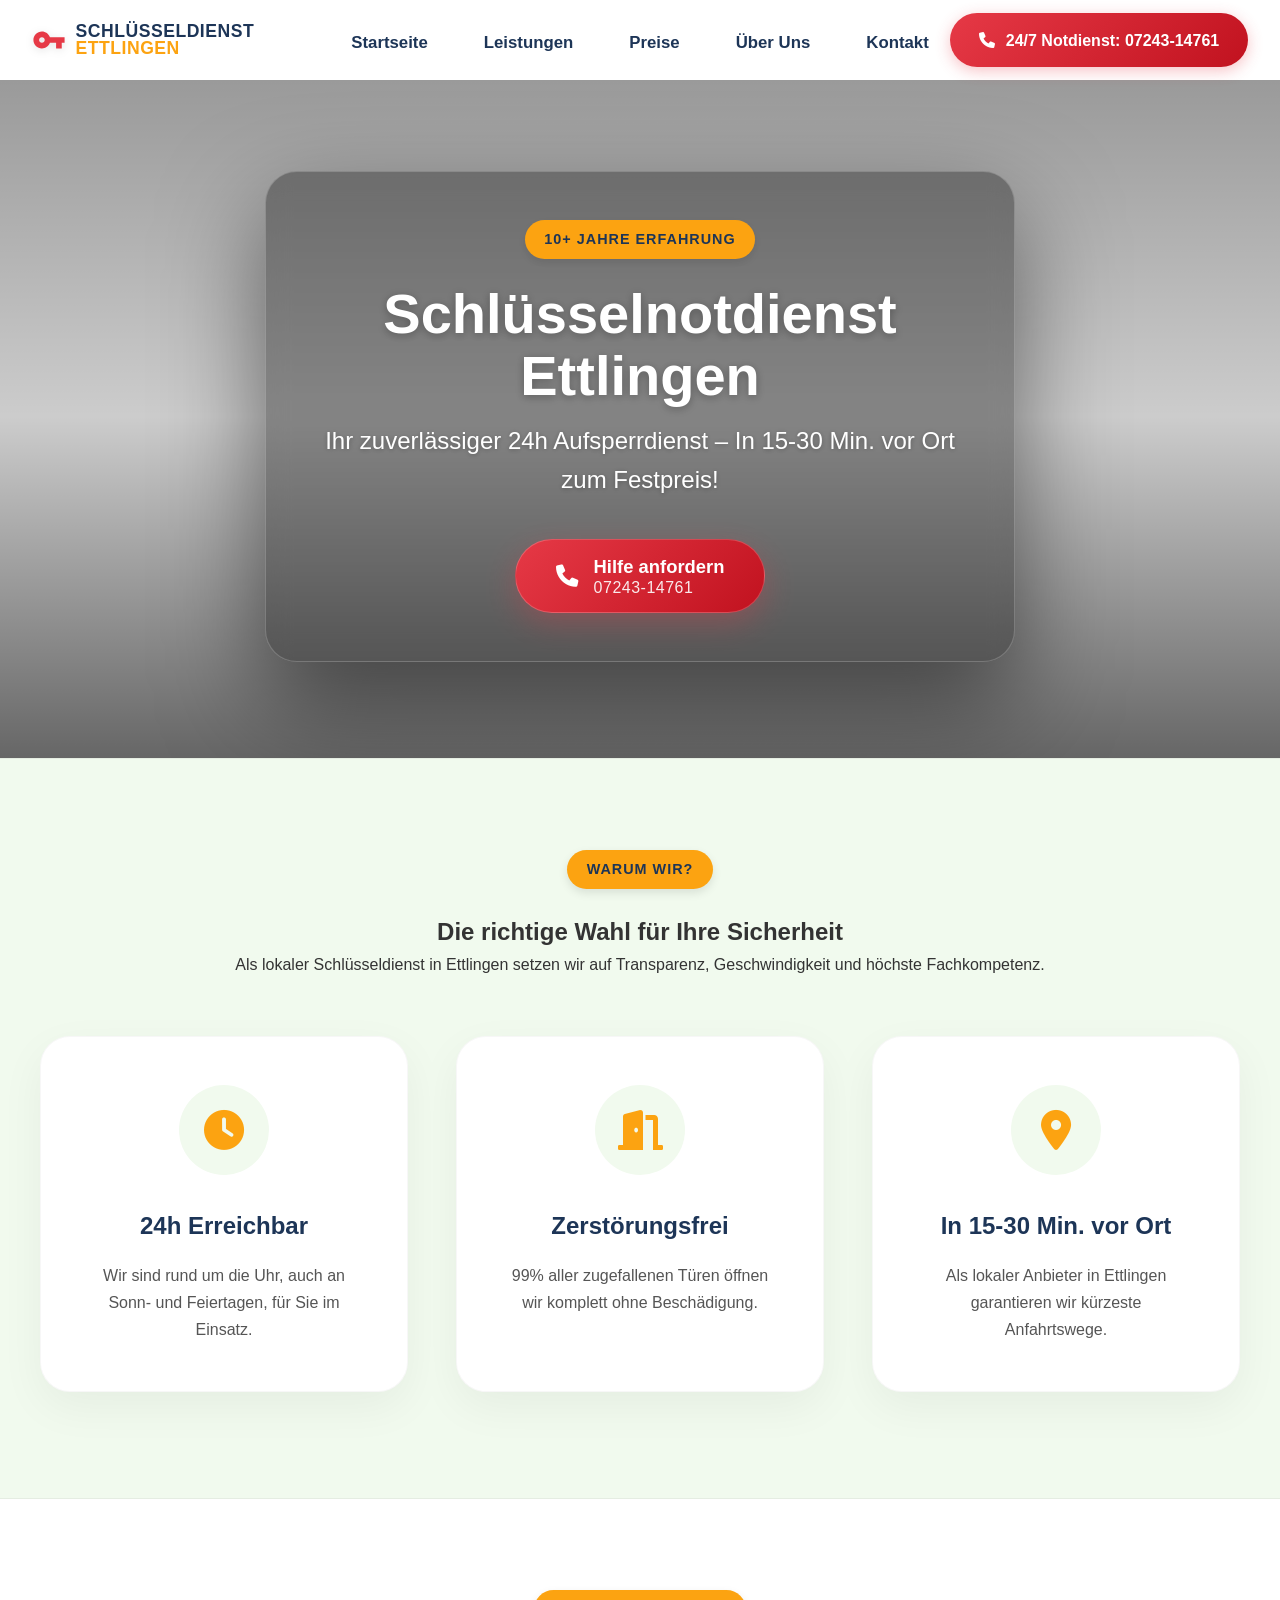
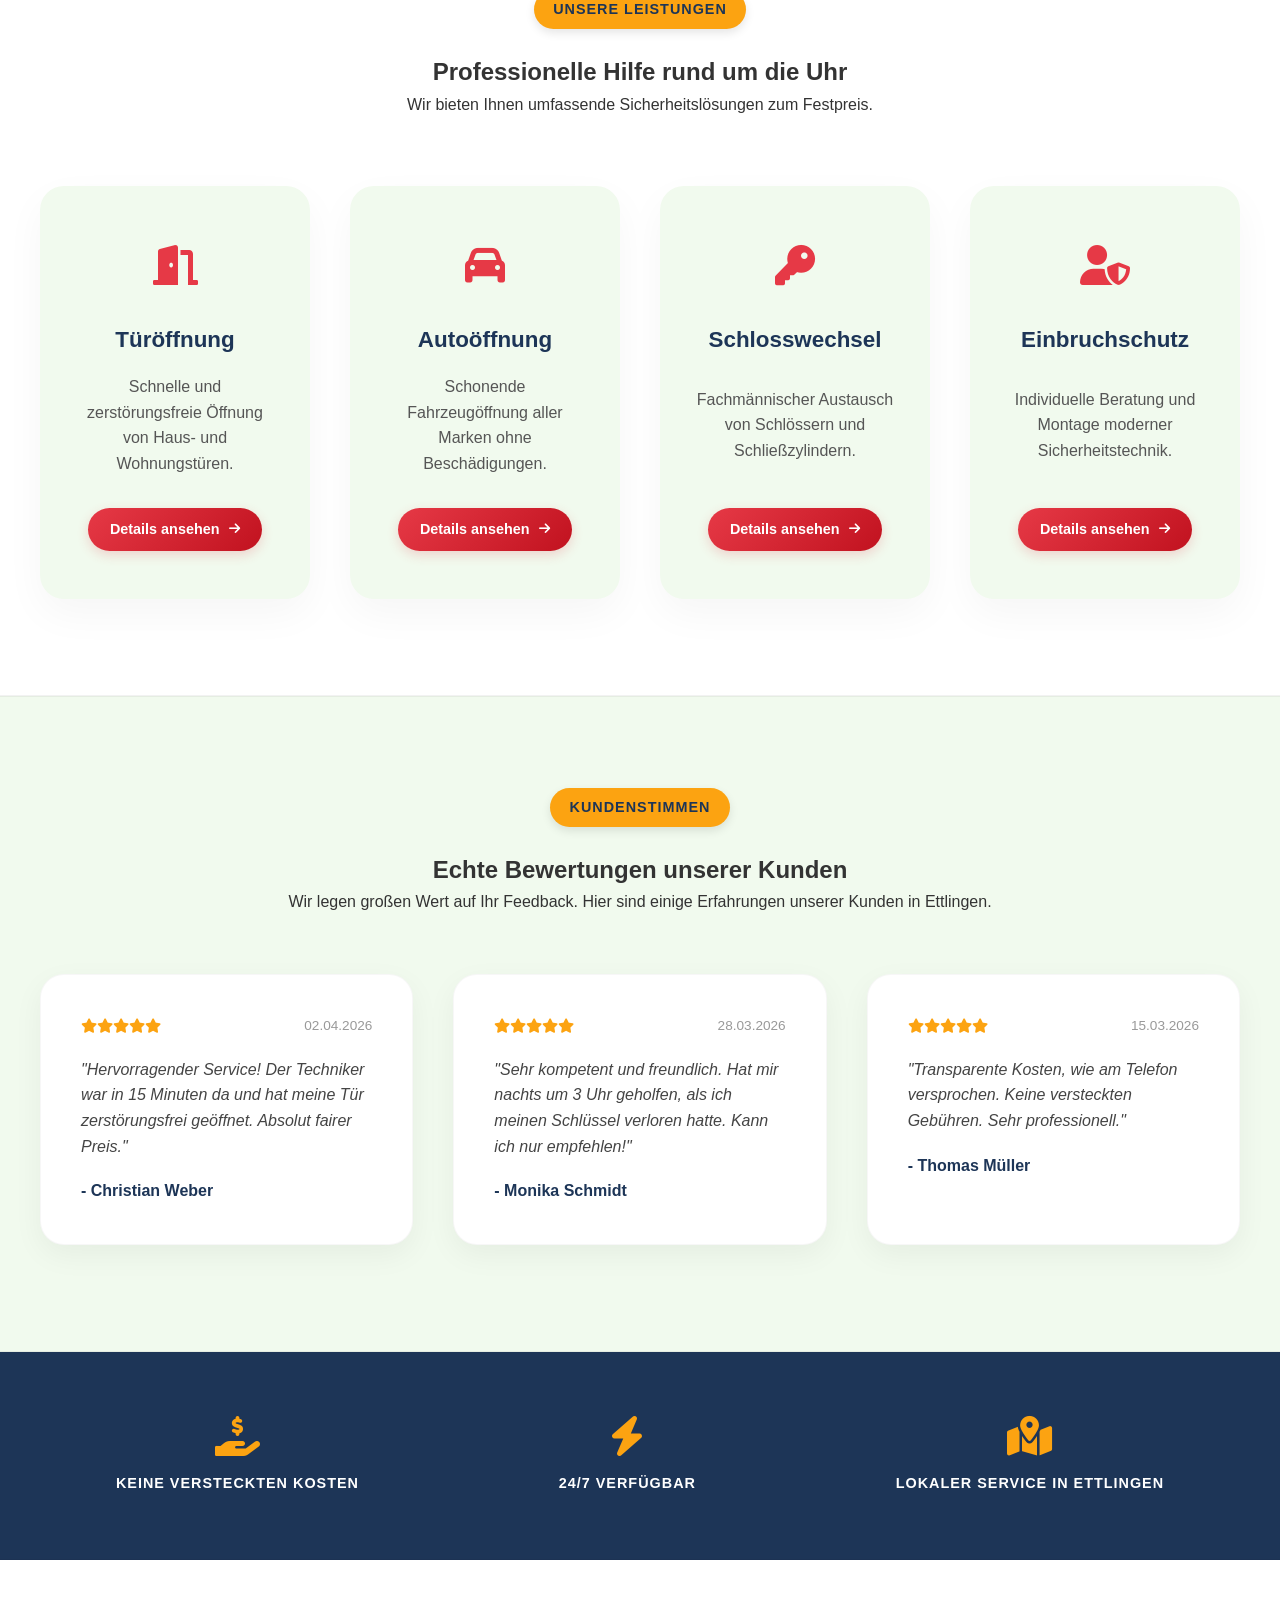
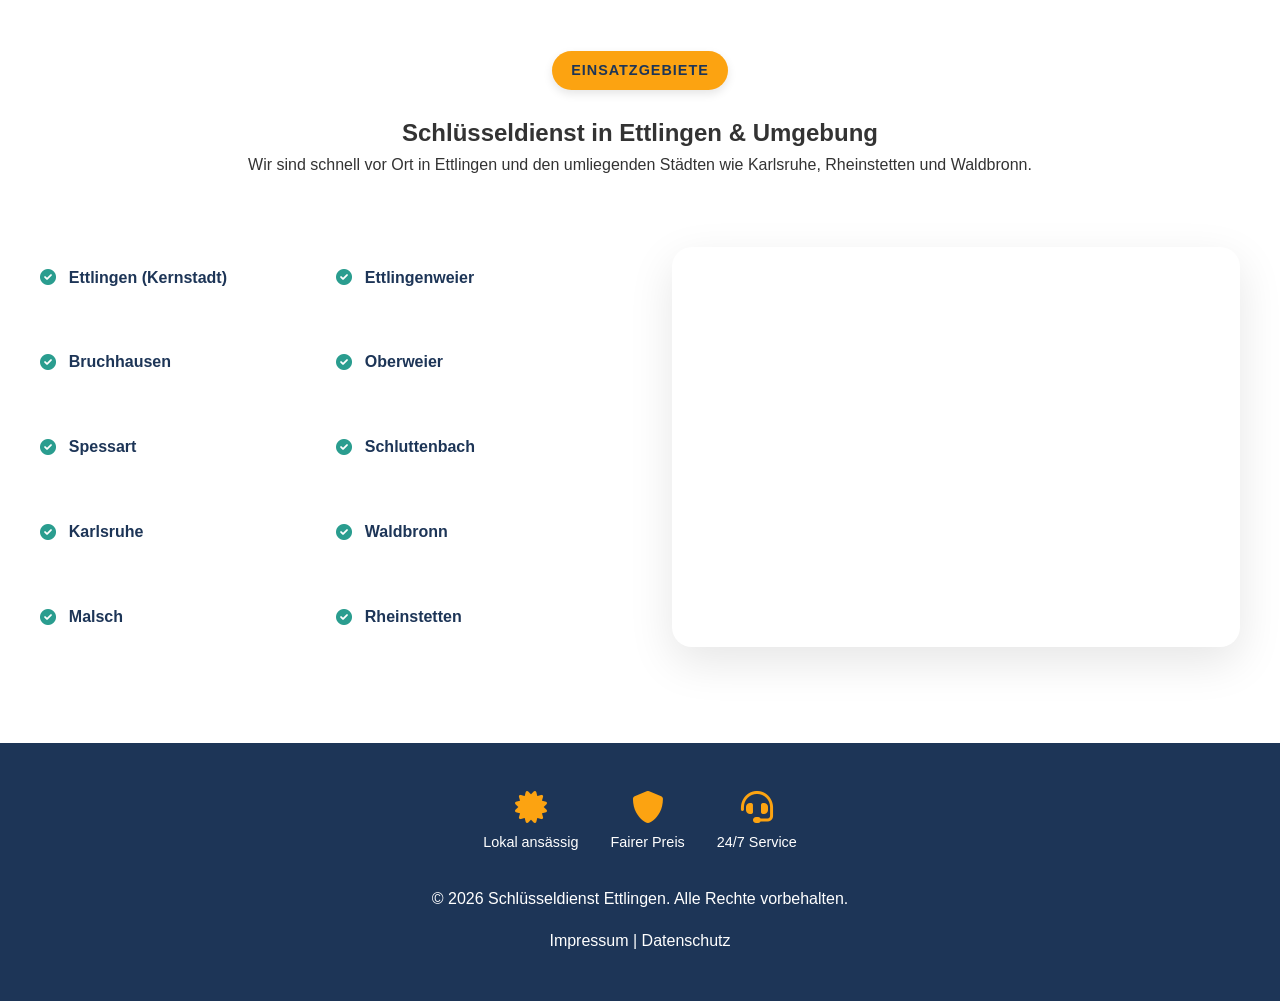
<file: index.html>
<!DOCTYPE html>
<html lang="de">
<head>
    <meta charset="UTF-8">
    <meta name="viewport" content="width=device-width, initial-scale=1.0">
    <title>Schlüsseldienst Ettlingen – Schnell & Preiswert (Festpreis-Garantie)</title>
    <meta name="description" content="Professioneller Schlüsseldienst & Aufsperrdienst in Ettlingen. In 15-30 Min. vor Ort, zerstörungsfreie Türöffnung, 24h Notdienst zum Festpreis. Jetzt anrufen!">
    <link rel="stylesheet" href="/css/style.css">
    <link rel="icon" type="image/png" href="/images/key.png">
    <link rel="stylesheet" href="https://cdnjs.cloudflare.com/ajax/libs/font-awesome/6.0.0/css/all.min.css">
    <!-- JSON-LD Schema Markup -->
    <script type="application/ld+json">
    {
      "@context": "https://schema.org",
      "@type": "LocalBusiness",
      "name": "Schlüsseldienst Ettlingen",
      "image": "img/hero-locksmith.webp",
      "@id": "",
      "url": "https://schluesseldienst-ettlingen.com",
      "telephone": "07243-14761",
      "address": {
        "@type": "PostalAddress",
        "streetAddress": "76275 Ettlingen",
        "addressLocality": "Ettlingen",
        "postalCode": "76275",
        "addressCountry": "DE"
      },
      "geo": {
        "@type": "GeoCoordinates",
        "latitude": 48.9403,
        "longitude": 8.4069
      },
      "openingHoursSpecification": {
        "@type": "OpeningHoursSpecification",
        "dayOfWeek": [
          "Monday", "Tuesday", "Wednesday", "Thursday", "Friday", "Saturday", "Sunday"
        ],
        "opens": "00:00",
        "closes": "23:59"
      },
      "priceRange": "$$"
    }
    </script>
</head>
<body>
    <header>
        <div class="nav-container">
            <a href="/" class="logo">
                <svg viewBox="0 0 24 24" xmlns="http://www.w3.org/2000/svg">
                    <path d="M12.65 10C11.83 7.67 9.61 6 7 6c-3.31 0-6 2.69-6 6s2.69 6 6 6c2.61 0 4.83-1.67 5.65-4H17v4h4v-4h2v-4H12.65zM7 14c-1.1 0-2-.9-2-2s.9-2 2-2 2 .9 2 2-.9 2-2 2z"/>
                </svg>
                <div class="logo-text">
                    <span class="logo-top">Schlüsseldienst</span>
                    <span class="logo-bottom">Ettlingen</span>
                </div>
            </a>
            <div class="header-actions">
                <a href="tel:0724314761" class="emergency-btn">
                    <i class="fas fa-phone"></i> <span class="btn-text">24/7 Notdienst: 07243-14761</span>
                </a>
                <nav>
                    <button class="mobile-menu-toggle" aria-label="Menü öffnen">
                        <span></span>
                        <span></span>
                        <span></span>
                    </button>
                </nav>
            </div>
            <ul class="nav-menu">
                <li><a href="/">Startseite</a></li>
                <li><a href="/leistungen">Leistungen</a></li>
                <li><a href="/preise">Preise</a></li>
                <li><a href="/ueber-uns">Über Uns</a></li>
                <li><a href="/kontakt">Kontakt</a></li>
            </ul>
        </div>
    </header>

    <a href="tel:0724314761" class="mobile-sticky-bar">
        Jetzt anrufen: 07243-14761
    </a>

    <section class="hero reveal">
        <div class="hero-content">
            <div class="hero-badge">10+ Jahre Erfahrung</div>
            <h1>Schlüsselnotdienst Ettlingen</h1>
            <p>Ihr zuverlässiger 24h Aufsperrdienst – In 15-30 Min. vor Ort zum Festpreis!</p>
            <a href="tel:0724314761" class="hero-btn">
                <i class="fas fa-phone"></i>
                <div class="hero-btn-content">
                    <span class="hero-btn-text">Hilfe anfordern</span>
                    <span class="hero-btn-number">07243-14761</span>
                </div>
            </a>
        </div>
    </section>

    <section id="why-us" class="usp reveal" aria-labelledby="usp-title">
        <div class="section-header">
            <div class="hero-badge">Warum wir?</div>
            <h2 id="usp-title">Die richtige Wahl für Ihre Sicherheit</h2>
            <p>Als lokaler Schlüsseldienst in Ettlingen setzen wir auf Transparenz, Geschwindigkeit und höchste Fachkompetenz.</p>
        </div>
        <div class="usp-grid">
            <div class="usp-card">
                <div class="usp-icon-wrapper">
                    <i class="fas fa-clock"></i>
                </div>
                <h3>24h Erreichbar</h3>
                <p>Wir sind rund um die Uhr, auch an Sonn- und Feiertagen, für Sie im Einsatz.</p>
            </div>
            <div class="usp-card">
                <div class="usp-icon-wrapper">
                    <i class="fas fa-door-open"></i>
                </div>
                <h3>Zerstörungsfrei</h3>
                <p>99% aller zugefallenen Türen öffnen wir komplett ohne Beschädigung.</p>
            </div>
            <div class="usp-card">
                <div class="usp-icon-wrapper">
                    <i class="fas fa-map-marker-alt"></i>
                </div>
                <h3>In 15-30 Min. vor Ort</h3>
                <p>Als lokaler Anbieter in Ettlingen garantieren wir kürzeste Anfahrtswege.</p>
            </div>
        </div>
    </section>

    <!-- New Section 3: Core Services Overview -->
    <section id="core-services" class="core-services reveal" aria-labelledby="core-services-title">
        <div class="section-header">
            <div class="hero-badge">Unsere Leistungen</div>
            <h2 id="core-services-title">Professionelle Hilfe rund um die Uhr</h2>
            <p>Wir bieten Ihnen umfassende Sicherheitslösungen zum Festpreis.</p>
        </div>
        <div class="services-overview-grid">
            <div class="service-overview-card">
                <div class="service-icon"><i class="fas fa-door-open"></i></div>
                <h3>Türöffnung</h3>
                <p>Schnelle und zerstörungsfreie Öffnung von Haus- und Wohnungstüren.</p>
                <a href="/leistungen" class="service-link">Details ansehen <i class="fas fa-arrow-right"></i></a>
            </div>
            <div class="service-overview-card">
                <div class="service-icon"><i class="fas fa-car"></i></div>
                <h3>Autoöffnung</h3>
                <p>Schonende Fahrzeugöffnung aller Marken ohne Beschädigungen.</p>
                <a href="/leistungen" class="service-link">Details ansehen <i class="fas fa-arrow-right"></i></a>
            </div>
            <div class="service-overview-card">
                <div class="service-icon"><i class="fas fa-key"></i></div>
                <h3>Schlosswechsel</h3>
                <p>Fachmännischer Austausch von Schlössern und Schließzylindern.</p>
                <a href="/leistungen" class="service-link">Details ansehen <i class="fas fa-arrow-right"></i></a>
            </div>
            <div class="service-overview-card">
                <div class="service-icon"><i class="fas fa-user-shield"></i></div>
                <h3>Einbruchschutz</h3>
                <p>Individuelle Beratung und Montage moderner Sicherheitstechnik.</p>
                <a href="/leistungen" class="service-link">Details ansehen <i class="fas fa-arrow-right"></i></a>
            </div>
        </div>
    </section>

    <!-- New Section 2: Testimonials -->
    <section id="reviews" class="testimonials reveal" aria-labelledby="reviews-title">
        <div class="section-header">
            <div class="hero-badge">Kundenstimmen</div>
            <h2 id="reviews-title">Echte Bewertungen unserer Kunden</h2>
            <p>Wir legen großen Wert auf Ihr Feedback. Hier sind einige Erfahrungen unserer Kunden in Ettlingen.</p>
        </div>
        <div class="reviews-grid">
            <div class="review-card">
                <div class="review-header">
                    <div class="stars"><i class="fas fa-star"></i><i class="fas fa-star"></i><i class="fas fa-star"></i><i class="fas fa-star"></i><i class="fas fa-star"></i></div>
                    <span class="review-date">02.04.2026</span>
                </div>
                <p>"Hervorragender Service! Der Techniker war in 15 Minuten da und hat meine Tür zerstörungsfrei geöffnet. Absolut fairer Preis."</p>
                <div class="review-author">- Christian Weber</div>
            </div>
            <div class="review-card">
                <div class="review-header">
                    <div class="stars"><i class="fas fa-star"></i><i class="fas fa-star"></i><i class="fas fa-star"></i><i class="fas fa-star"></i><i class="fas fa-star"></i></div>
                    <span class="review-date">28.03.2026</span>
                </div>
                <p>"Sehr kompetent und freundlich. Hat mir nachts um 3 Uhr geholfen, als ich meinen Schlüssel verloren hatte. Kann ich nur empfehlen!"</p>
                <div class="review-author">- Monika Schmidt</div>
            </div>
            <div class="review-card">
                <div class="review-header">
                    <div class="stars"><i class="fas fa-star"></i><i class="fas fa-star"></i><i class="fas fa-star"></i><i class="fas fa-star"></i><i class="fas fa-star"></i></div>
                    <span class="review-date">15.03.2026</span>
                </div>
                <p>"Transparente Kosten, wie am Telefon versprochen. Keine versteckten Gebühren. Sehr professionell."</p>
                <div class="review-author">- Thomas Müller</div>
            </div>
        </div>
    </section>

    <!-- New Section 4: Trust Signal Badges -->
    <section class="trust-signals reveal">
        <div class="trust-grid">
            <div class="trust-badge">
                <i class="fas fa-hand-holding-usd"></i>
                <span>Keine versteckten Kosten</span>
            </div>
            <div class="trust-badge">
                <i class="fas fa-bolt"></i>
                <span>24/7 verfügbar</span>
            </div>
            <div class="trust-badge">
                <i class="fas fa-map-marked-alt"></i>
                <span>Lokaler Service in Ettlingen</span>
            </div>
        </div>
    </section>

    <!-- New Section 1: Service Area -->
    <section id="service-area" class="service-area reveal" aria-labelledby="area-title">
        <div class="section-header">
            <div class="hero-badge">Einsatzgebiete</div>
            <h2 id="area-title">Schlüsseldienst in Ettlingen & Umgebung</h2>
            <p>Wir sind schnell vor Ort in Ettlingen und den umliegenden Städten wie Karlsruhe, Rheinstetten und Waldbronn.</p>
        </div>
        <div class="area-container">
            <div class="area-list">
                <div class="area-item"><i class="fas fa-check-circle"></i> Ettlingen (Kernstadt)</div>
                <div class="area-item"><i class="fas fa-check-circle"></i> Ettlingenweier</div>
                <div class="area-item"><i class="fas fa-check-circle"></i> Bruchhausen</div>
                <div class="area-item"><i class="fas fa-check-circle"></i> Oberweier</div>
                <div class="area-item"><i class="fas fa-check-circle"></i> Spessart</div>
                <div class="area-item"><i class="fas fa-check-circle"></i> Schluttenbach</div>
                <div class="area-item"><i class="fas fa-check-circle"></i> Karlsruhe</div>
                <div class="area-item"><i class="fas fa-check-circle"></i> Waldbronn</div>
                <div class="area-item"><i class="fas fa-check-circle"></i> Malsch</div>
                <div class="area-item"><i class="fas fa-check-circle"></i> Rheinstetten</div>
            </div>
            <div class="area-map-placeholder">
                <iframe 
                    src="https://www.google.com/maps/embed?pb=!1m18!1m12!1m3!1d2635.44123456789!2d8.4069!3d48.9403!2m3!1f0!2f0!3f0!3m2!1i1024!2i768!4f13.1!3m3!1m2!1s0x47970564c6d2b2b3%3A0x41ffd3c8d094ac0!2sSchl%C3%BCsseldienst%20Ettlingen!5e0!3m2!1sen!2sde!4v1620000000000!5m2!1sen!2sde" 
                    width="100%" height="100%" style="border:0; border-radius: 20px;" allowfullscreen="" loading="lazy"></iframe>
            </div>
        </div>
    </section>

    <footer>
        <div class="footer-badges">
            <div class="badge">
                <i class="fas fa-certificate"></i>
                <span>Lokal ansässig</span>
            </div>
            <div class="badge">
                <i class="fas fa-shield-alt"></i>
                <span>Fairer Preis</span>
            </div>
            <div class="badge">
                <i class="fas fa-headset"></i>
                <span>24/7 Service</span>
            </div>
        </div>
        <p>&copy; 2026 Schlüsseldienst Ettlingen. Alle Rechte vorbehalten.</p>
        <nav style="margin-top: 1rem;">
            <a href="/impressum" style="color: var(--white); text-decoration: none;">Impressum</a> | 
            <a href="/datenschutz" style="color: var(--white); text-decoration: none;">Datenschutz</a>
        </nav>
    </footer>

    <script src="/js/main.js"></script>
</body>
</html>
</file>
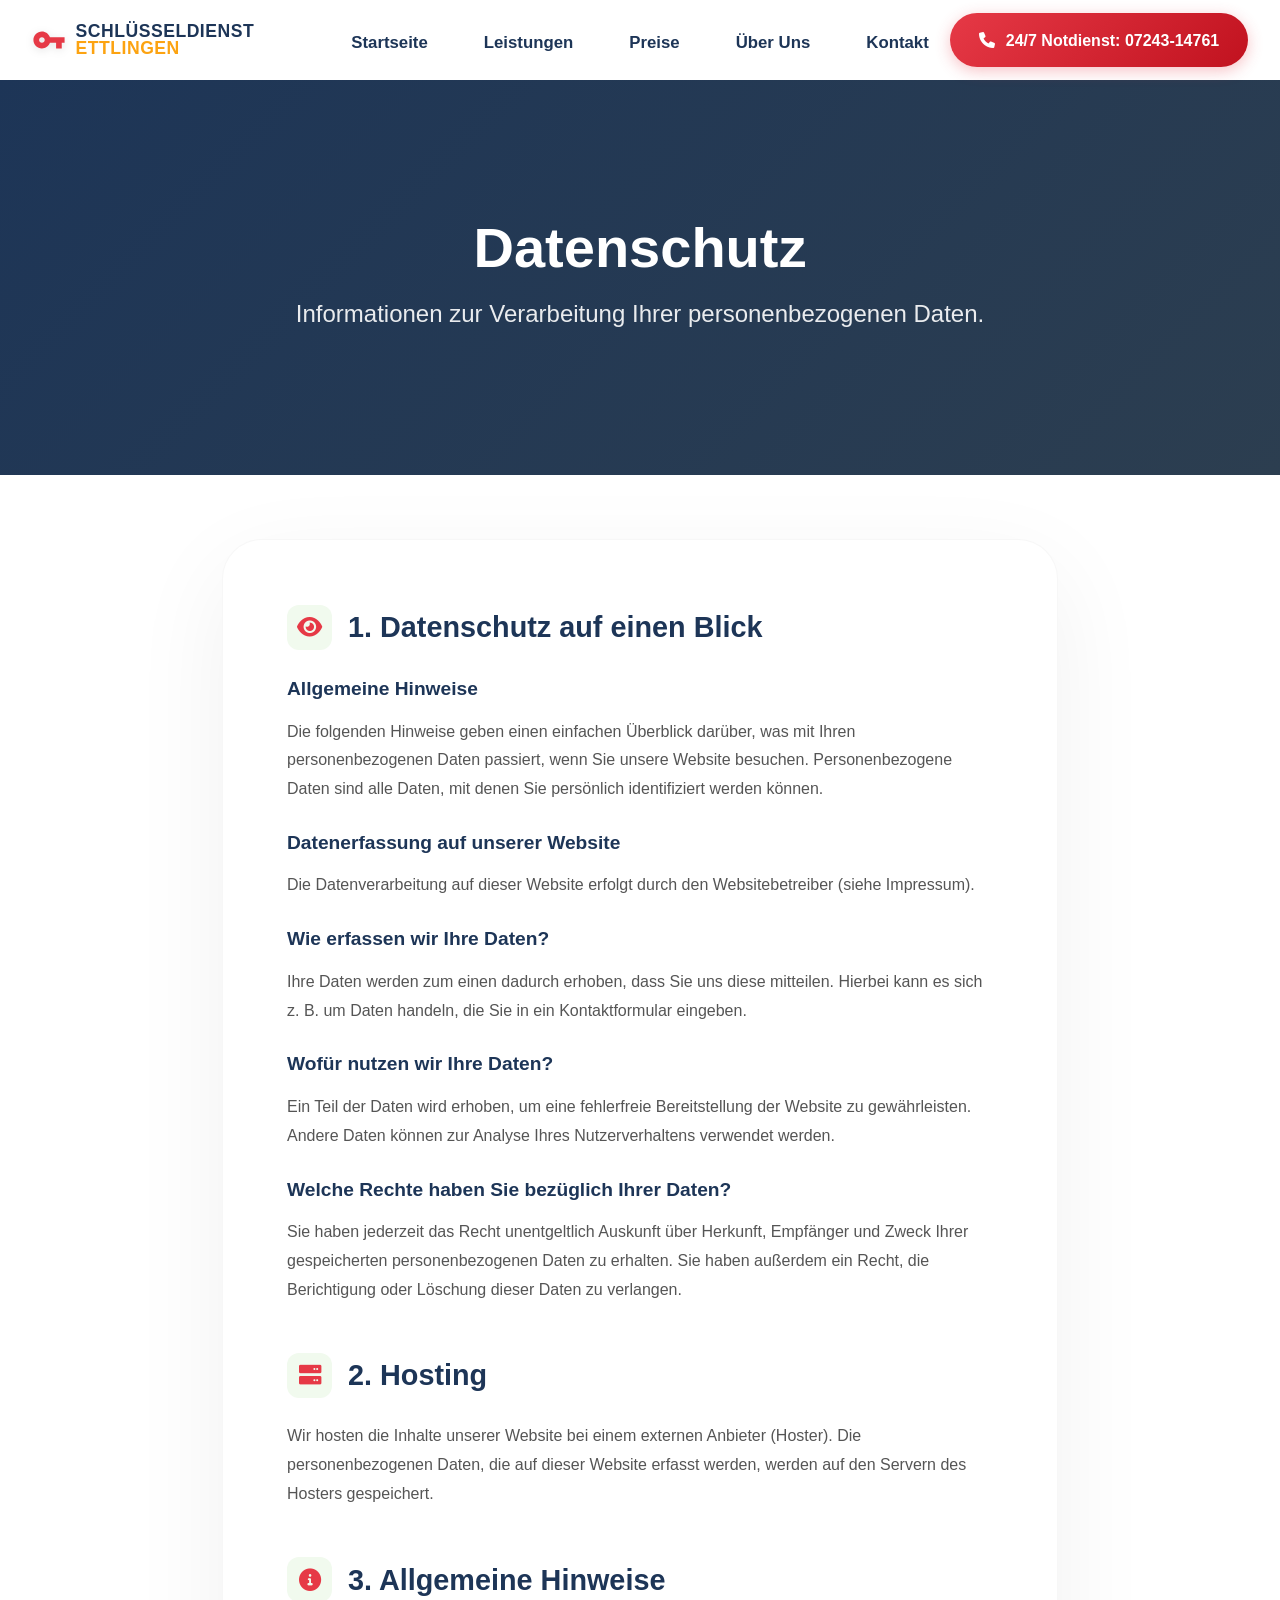
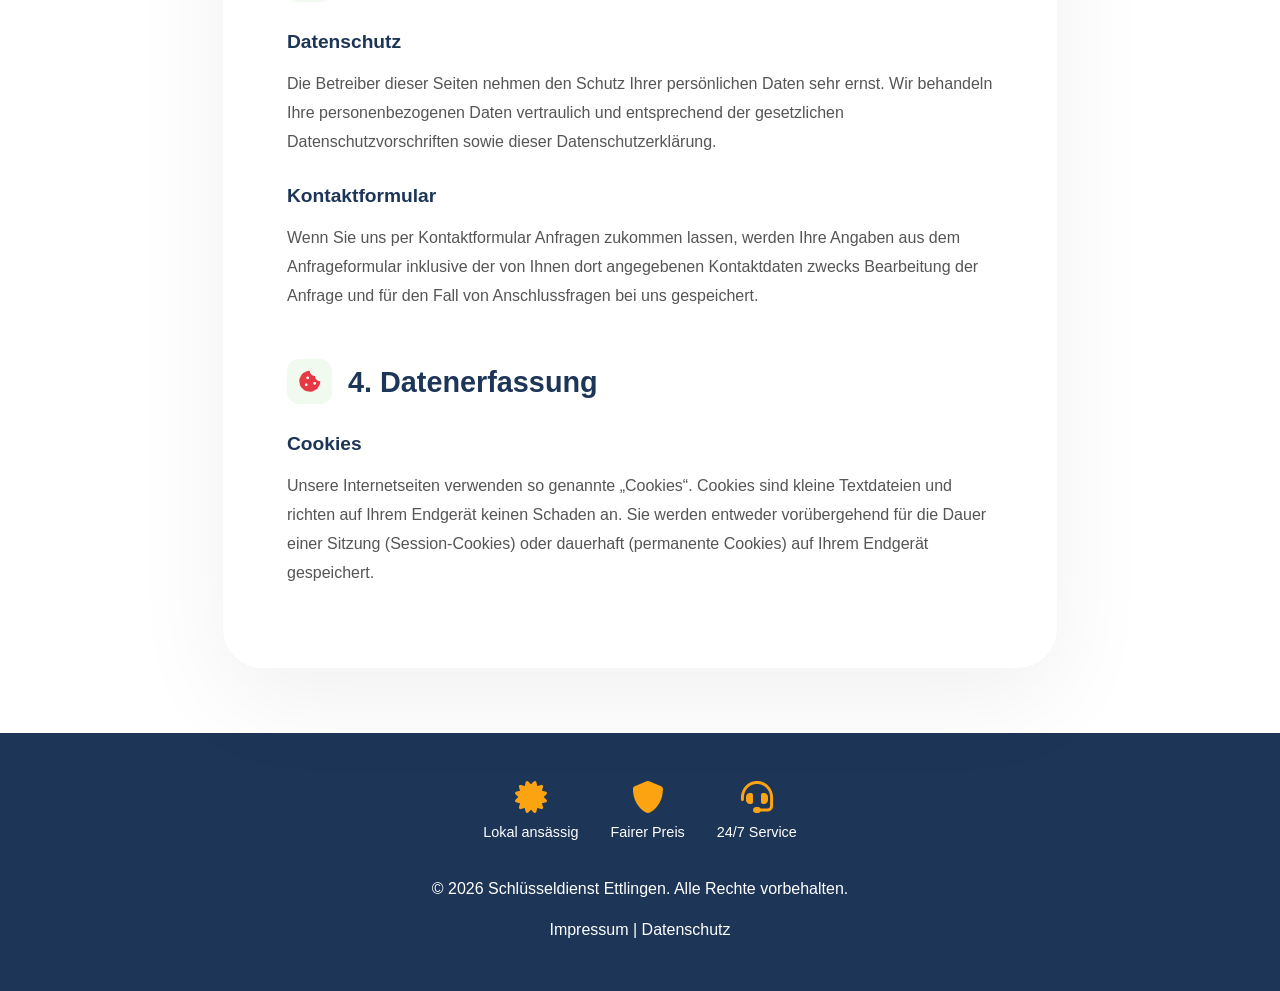
<file: datenschutz/index.html>
<!DOCTYPE html>
<html lang="de">
<head>
    <meta charset="UTF-8">
    <meta name="viewport" content="width=device-width, initial-scale=1.0">
    <title>Datenschutzerklärung – Schlüsseldienst Ettlingen</title>
    <meta name="description" content="Datenschutzerklärung des Schlüsseldienstes Ettlingen – Informationen zur Verarbeitung Ihrer personenbezogenen Daten.">
    <link rel="stylesheet" href="/css/style.css">
    <link rel="icon" type="image/png" href="/images/key.png">
    <link rel="stylesheet" href="https://cdnjs.cloudflare.com/ajax/libs/font-awesome/6.0.0/css/all.min.css">
</head>
<body>
    <header>
        <div class="nav-container">
            <a href="/" class="logo">
                <svg viewBox="0 0 24 24" xmlns="http://www.w3.org/2000/svg">
                    <path d="M12.65 10C11.83 7.67 9.61 6 7 6c-3.31 0-6 2.69-6 6s2.69 6 6 6c2.61 0 4.83-1.67 5.65-4H17v4h4v-4h2v-4H12.65zM7 14c-1.1 0-2-.9-2-2s.9-2 2-2 2 .9 2 2-.9 2-2 2z"/>
                </svg>
                <div class="logo-text">
                    <span class="logo-top">Schlüsseldienst</span>
                    <span class="logo-bottom">Ettlingen</span>
                </div>
            </a>
            <div class="header-actions">
                <a href="tel:0724314761" class="emergency-btn">
                    <i class="fas fa-phone"></i> <span class="btn-text">24/7 Notdienst: 07243-14761</span>
                </a>
                <nav>
                    <button class="mobile-menu-toggle" aria-label="Menü öffnen">
                        <span></span>
                        <span></span>
                        <span></span>
                    </button>
                </nav>
            </div>
            <ul class="nav-menu">
                <li><a href="/">Startseite</a></li>
                <li><a href="/leistungen">Leistungen</a></li>
                <li><a href="/preise">Preise</a></li>
                <li><a href="/ueber-uns">Über Uns</a></li>
                <li><a href="/kontakt">Kontakt</a></li>
            </ul>
        </div>
    </header>

    <a href="tel:0724314761" class="mobile-sticky-bar">
        Jetzt anrufen: 07243-14761
    </a>

    <section class="page-hero reveal">
        <div class="page-hero-content">
            <h1>Datenschutz</h1>
            <p>Informationen zur Verarbeitung Ihrer personenbezogenen Daten.</p>
        </div>
    </section>

    <div class="legal-container">
        <div class="legal-card reveal">
            <div class="legal-section">
                <h2><i class="fas fa-eye"></i> 1. Datenschutz auf einen Blick</h2>
                <h3>Allgemeine Hinweise</h3>
                <p>Die folgenden Hinweise geben einen einfachen Überblick darüber, was mit Ihren personenbezogenen Daten passiert, wenn Sie unsere Website besuchen. Personenbezogene Daten sind alle Daten, mit denen Sie persönlich identifiziert werden können.</p>
                
                <h3>Datenerfassung auf unserer Website</h3>
                <p>Die Datenverarbeitung auf dieser Website erfolgt durch den Websitebetreiber (siehe Impressum).</p>
                
                <h3>Wie erfassen wir Ihre Daten?</h3>
                <p>Ihre Daten werden zum einen dadurch erhoben, dass Sie uns diese mitteilen. Hierbei kann es sich z. B. um Daten handeln, die Sie in ein Kontaktformular eingeben.</p>
                
                <h3>Wofür nutzen wir Ihre Daten?</h3>
                <p>Ein Teil der Daten wird erhoben, um eine fehlerfreie Bereitstellung der Website zu gewährleisten. Andere Daten können zur Analyse Ihres Nutzerverhaltens verwendet werden.</p>
                
                <h3>Welche Rechte haben Sie bezüglich Ihrer Daten?</h3>
                <p>Sie haben jederzeit das Recht unentgeltlich Auskunft über Herkunft, Empfänger und Zweck Ihrer gespeicherten personenbezogenen Daten zu erhalten. Sie haben außerdem ein Recht, die Berichtigung oder Löschung dieser Daten zu verlangen.</p>
            </div>

            <div class="legal-section">
                <h2><i class="fas fa-server"></i> 2. Hosting</h2>
                <p>Wir hosten die Inhalte unserer Website bei einem externen Anbieter (Hoster). Die personenbezogenen Daten, die auf dieser Website erfasst werden, werden auf den Servern des Hosters gespeichert.</p>
            </div>

            <div class="legal-section">
                <h2><i class="fas fa-info-circle"></i> 3. Allgemeine Hinweise</h2>
                <h3>Datenschutz</h3>
                <p>Die Betreiber dieser Seiten nehmen den Schutz Ihrer persönlichen Daten sehr ernst. Wir behandeln Ihre personenbezogenen Daten vertraulich und entsprechend der gesetzlichen Datenschutzvorschriften sowie dieser Datenschutzerklärung.</p>
                
                <h3>Kontaktformular</h3>
                <p>Wenn Sie uns per Kontaktformular Anfragen zukommen lassen, werden Ihre Angaben aus dem Anfrageformular inklusive der von Ihnen dort angegebenen Kontaktdaten zwecks Bearbeitung der Anfrage und für den Fall von Anschlussfragen bei uns gespeichert.</p>
            </div>

            <div class="legal-section">
                <h2><i class="fas fa-cookie-bite"></i> 4. Datenerfassung</h2>
                <h3>Cookies</h3>
                <p>Unsere Internetseiten verwenden so genannte „Cookies“. Cookies sind kleine Textdateien und richten auf Ihrem Endgerät keinen Schaden an. Sie werden entweder vorübergehend für die Dauer einer Sitzung (Session-Cookies) oder dauerhaft (permanente Cookies) auf Ihrem Endgerät gespeichert.</p>
            </div>
        </div>
    </div>

    <footer>
        <div class="footer-badges">
            <div class="badge">
                <i class="fas fa-certificate"></i>
                <span>Lokal ansässig</span>
            </div>
            <div class="badge">
                <i class="fas fa-shield-alt"></i>
                <span>Fairer Preis</span>
            </div>
            <div class="badge">
                <i class="fas fa-headset"></i>
                <span>24/7 Service</span>
            </div>
        </div>
        <p>&copy; 2026 Schlüsseldienst Ettlingen. Alle Rechte vorbehalten.</p>
        <nav style="margin-top: 1rem;">
            <a href="/impressum" style="color: var(--white); text-decoration: none;">Impressum</a> | 
            <a href="/datenschutz" style="color: var(--white); text-decoration: none;">Datenschutz</a>
        </nav>
    </footer>

    <script src="/js/main.js"></script>
</body>
</html>
</file>
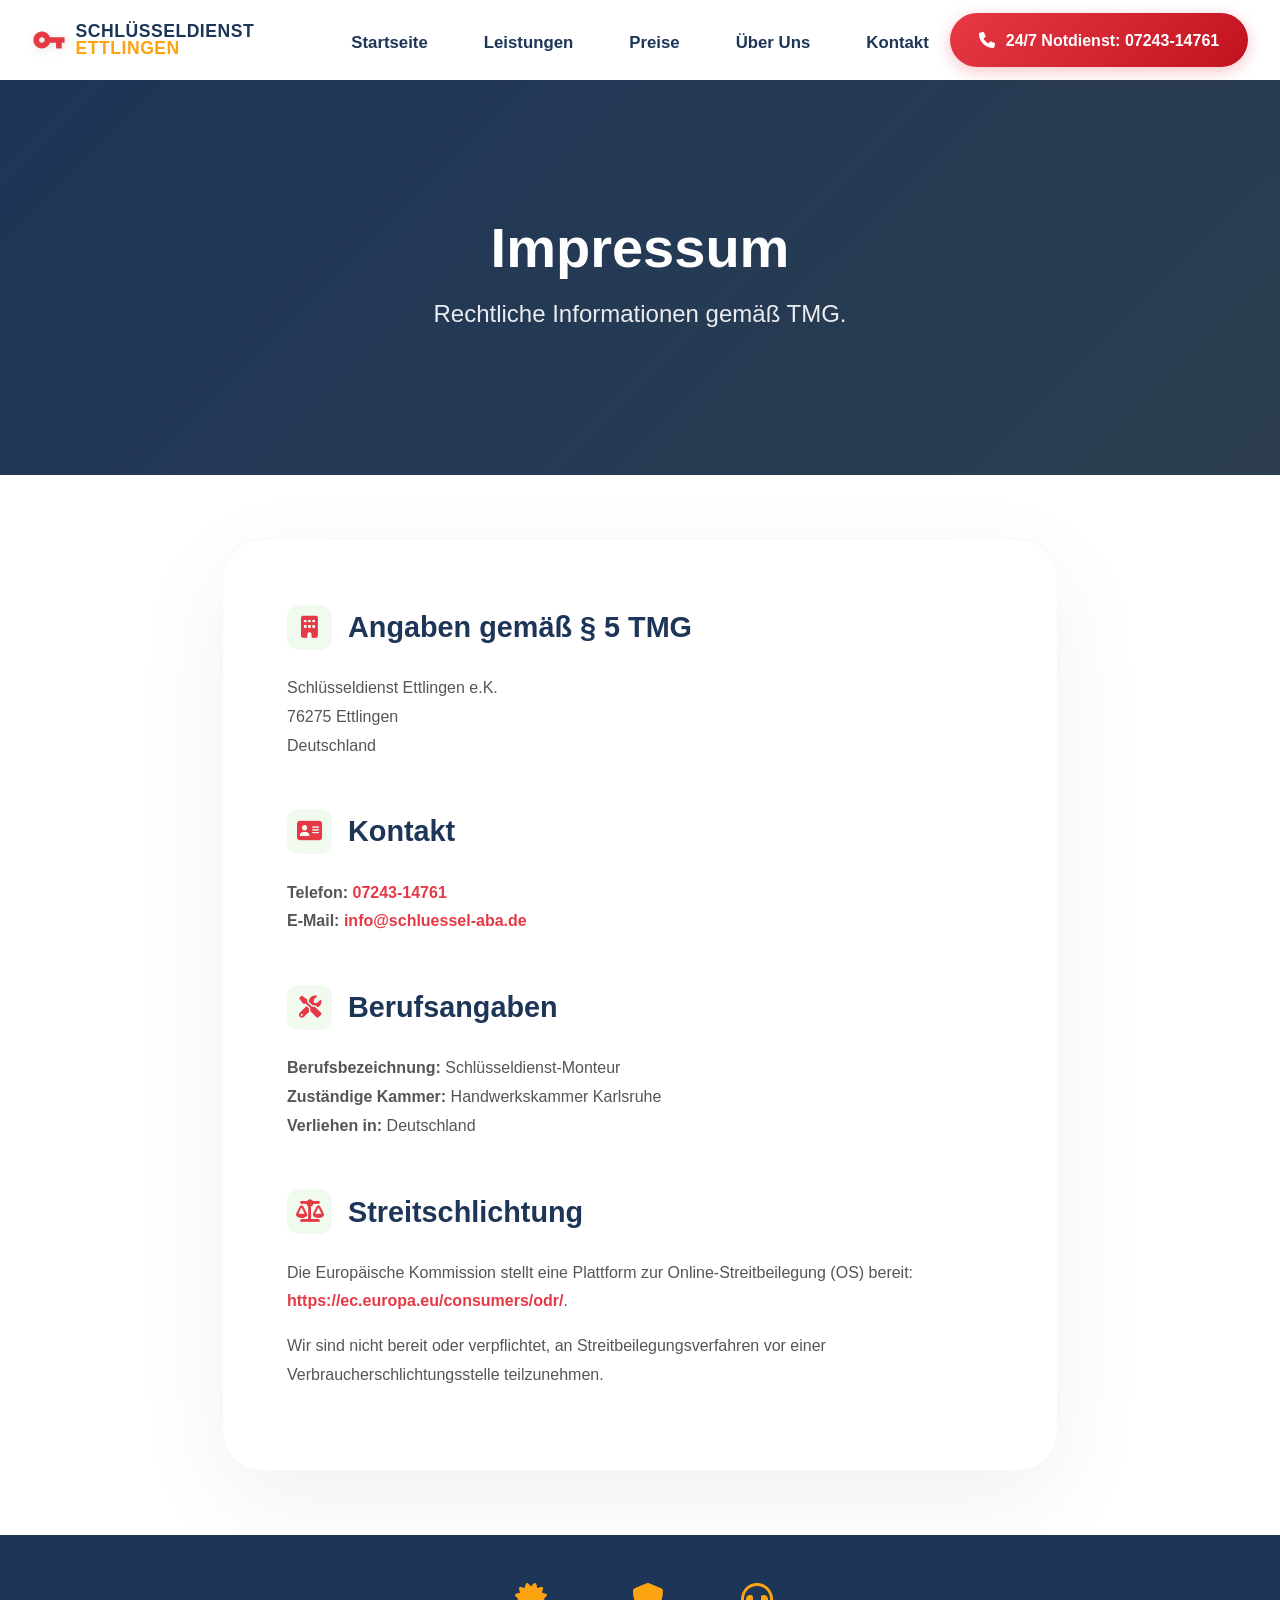
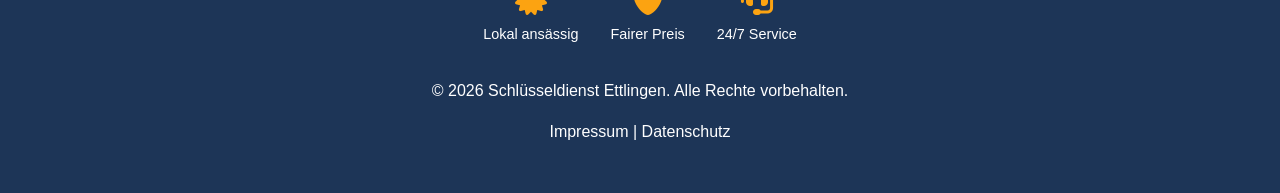
<file: impressum/index.html>
<!DOCTYPE html>
<html lang="de">
<head>
    <meta charset="UTF-8">
    <meta name="viewport" content="width=device-width, initial-scale=1.0">
    <title>Impressum – Schlüsseldienst Ettlingen</title>
    <meta name="description" content="Impressum des Schlüsseldienstes Ettlingen – Rechtliche Informationen gemäß § 5 TMG.">
    <link rel="stylesheet" href="/css/style.css">
    <link rel="icon" type="image/png" href="/images/key.png">
    <link rel="stylesheet" href="https://cdnjs.cloudflare.com/ajax/libs/font-awesome/6.0.0/css/all.min.css">
</head>
<body>
    <header>
        <div class="nav-container">
            <a href="/" class="logo">
                <svg viewBox="0 0 24 24" xmlns="http://www.w3.org/2000/svg">
                    <path d="M12.65 10C11.83 7.67 9.61 6 7 6c-3.31 0-6 2.69-6 6s2.69 6 6 6c2.61 0 4.83-1.67 5.65-4H17v4h4v-4h2v-4H12.65zM7 14c-1.1 0-2-.9-2-2s.9-2 2-2 2 .9 2 2-.9 2-2 2z"/>
                </svg>
                <div class="logo-text">
                    <span class="logo-top">Schlüsseldienst</span>
                    <span class="logo-bottom">Ettlingen</span>
                </div>
            </a>
            <div class="header-actions">
                <a href="tel:0724314761" class="emergency-btn">
                    <i class="fas fa-phone"></i> <span class="btn-text">24/7 Notdienst: 07243-14761</span>
                </a>
                <nav>
                    <button class="mobile-menu-toggle" aria-label="Menü öffnen">
                        <span></span>
                        <span></span>
                        <span></span>
                    </button>
                </nav>
            </div>
            <ul class="nav-menu">
                <li><a href="/">Startseite</a></li>
                <li><a href="/leistungen">Leistungen</a></li>
                <li><a href="/preise">Preise</a></li>
                <li><a href="/ueber-uns">Über Uns</a></li>
                <li><a href="/kontakt">Kontakt</a></li>
            </ul>
        </div>
    </header>

    <a href="tel:0724314761" class="mobile-sticky-bar">
        Jetzt anrufen: 07243-14761
    </a>

    <section class="page-hero reveal">
        <div class="page-hero-content">
            <h1>Impressum</h1>
            <p>Rechtliche Informationen gemäß TMG.</p>
        </div>
    </section>

    <div class="legal-container">
        <div class="legal-card reveal">
            <div class="legal-section">
                <h2><i class="fas fa-building"></i> Angaben gemäß § 5 TMG</h2>
                <p>
                    Schlüsseldienst Ettlingen e.K.<br>
                    76275 Ettlingen<br>
                    Deutschland
                </p>
            </div>

            <div class="legal-section">
                <h2><i class="fas fa-address-card"></i> Kontakt</h2>
                <p>
                    <strong>Telefon:</strong> <a href="tel:0724314761">07243-14761</a><br>
                    <strong>E-Mail:</strong> <a href="mailto:info@schluessel-aba.de">info@schluessel-aba.de</a>
                </p>
            </div>

            <div class="legal-section">
                <h2><i class="fas fa-tools"></i> Berufsangaben</h2>
                <p>
                    <strong>Berufsbezeichnung:</strong> Schlüsseldienst-Monteur<br>
                    <strong>Zuständige Kammer:</strong> Handwerkskammer Karlsruhe<br>
                    <strong>Verliehen in:</strong> Deutschland
                </p>
            </div>

            <div class="legal-section">
                <h2><i class="fas fa-balance-scale"></i> Streitschlichtung</h2>
                <p>
                    Die Europäische Kommission stellt eine Plattform zur Online-Streitbeilegung (OS) bereit: 
                    <a href="https://ec.europa.eu/consumers/odr/" target="_blank">https://ec.europa.eu/consumers/odr/</a>.
                </p>
                <p>
                    Wir sind nicht bereit oder verpflichtet, an Streitbeilegungsverfahren vor einer Verbraucherschlichtungsstelle teilzunehmen.
                </p>
            </div>
        </div>
    </div>

    <footer>
        <div class="footer-badges">
            <div class="badge">
                <i class="fas fa-certificate"></i>
                <span>Lokal ansässig</span>
            </div>
            <div class="badge">
                <i class="fas fa-shield-alt"></i>
                <span>Fairer Preis</span>
            </div>
            <div class="badge">
                <i class="fas fa-headset"></i>
                <span>24/7 Service</span>
            </div>
        </div>
        <p>&copy; 2026 Schlüsseldienst Ettlingen. Alle Rechte vorbehalten.</p>
        <nav style="margin-top: 1rem;">
            <a href="/impressum" style="color: var(--white); text-decoration: none;">Impressum</a> | 
            <a href="/datenschutz" style="color: var(--white); text-decoration: none;">Datenschutz</a>
        </nav>
    </footer>

    <script src="/js/main.js"></script>
</body>
</html>
</file>
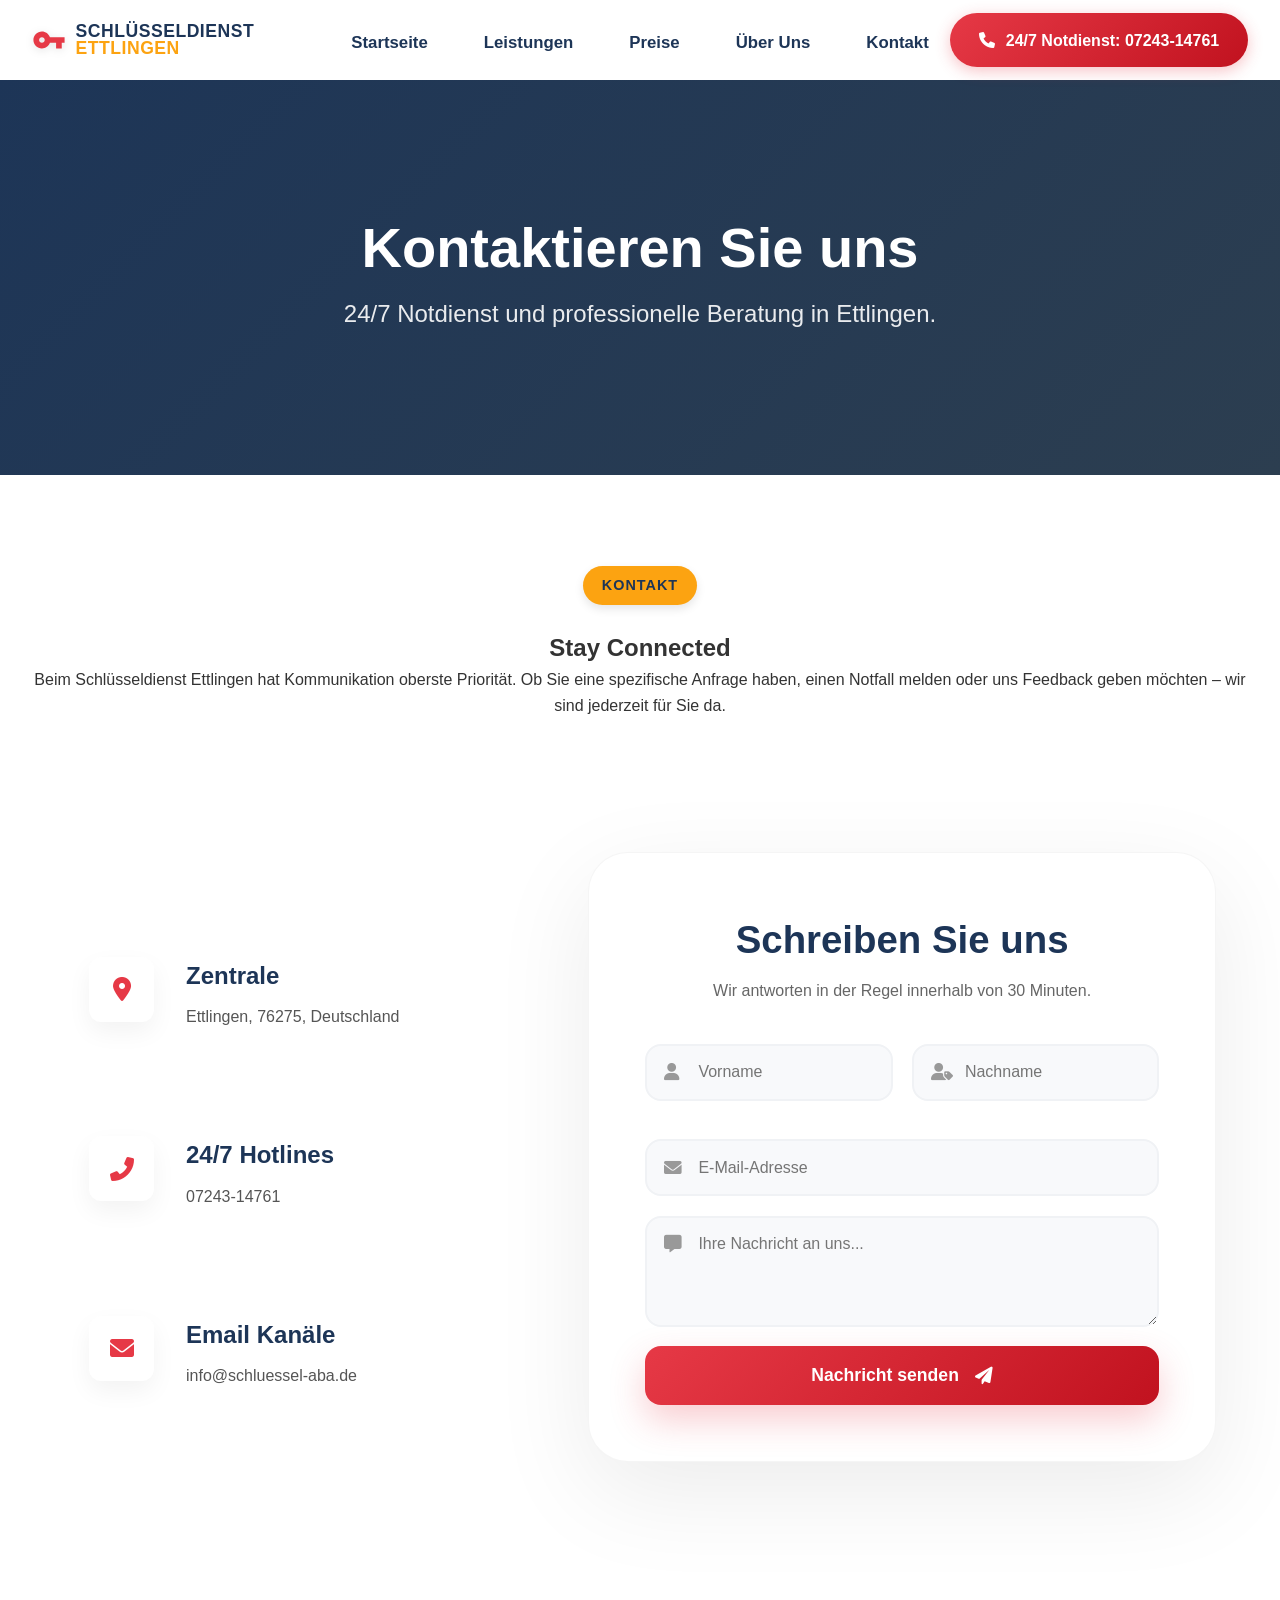
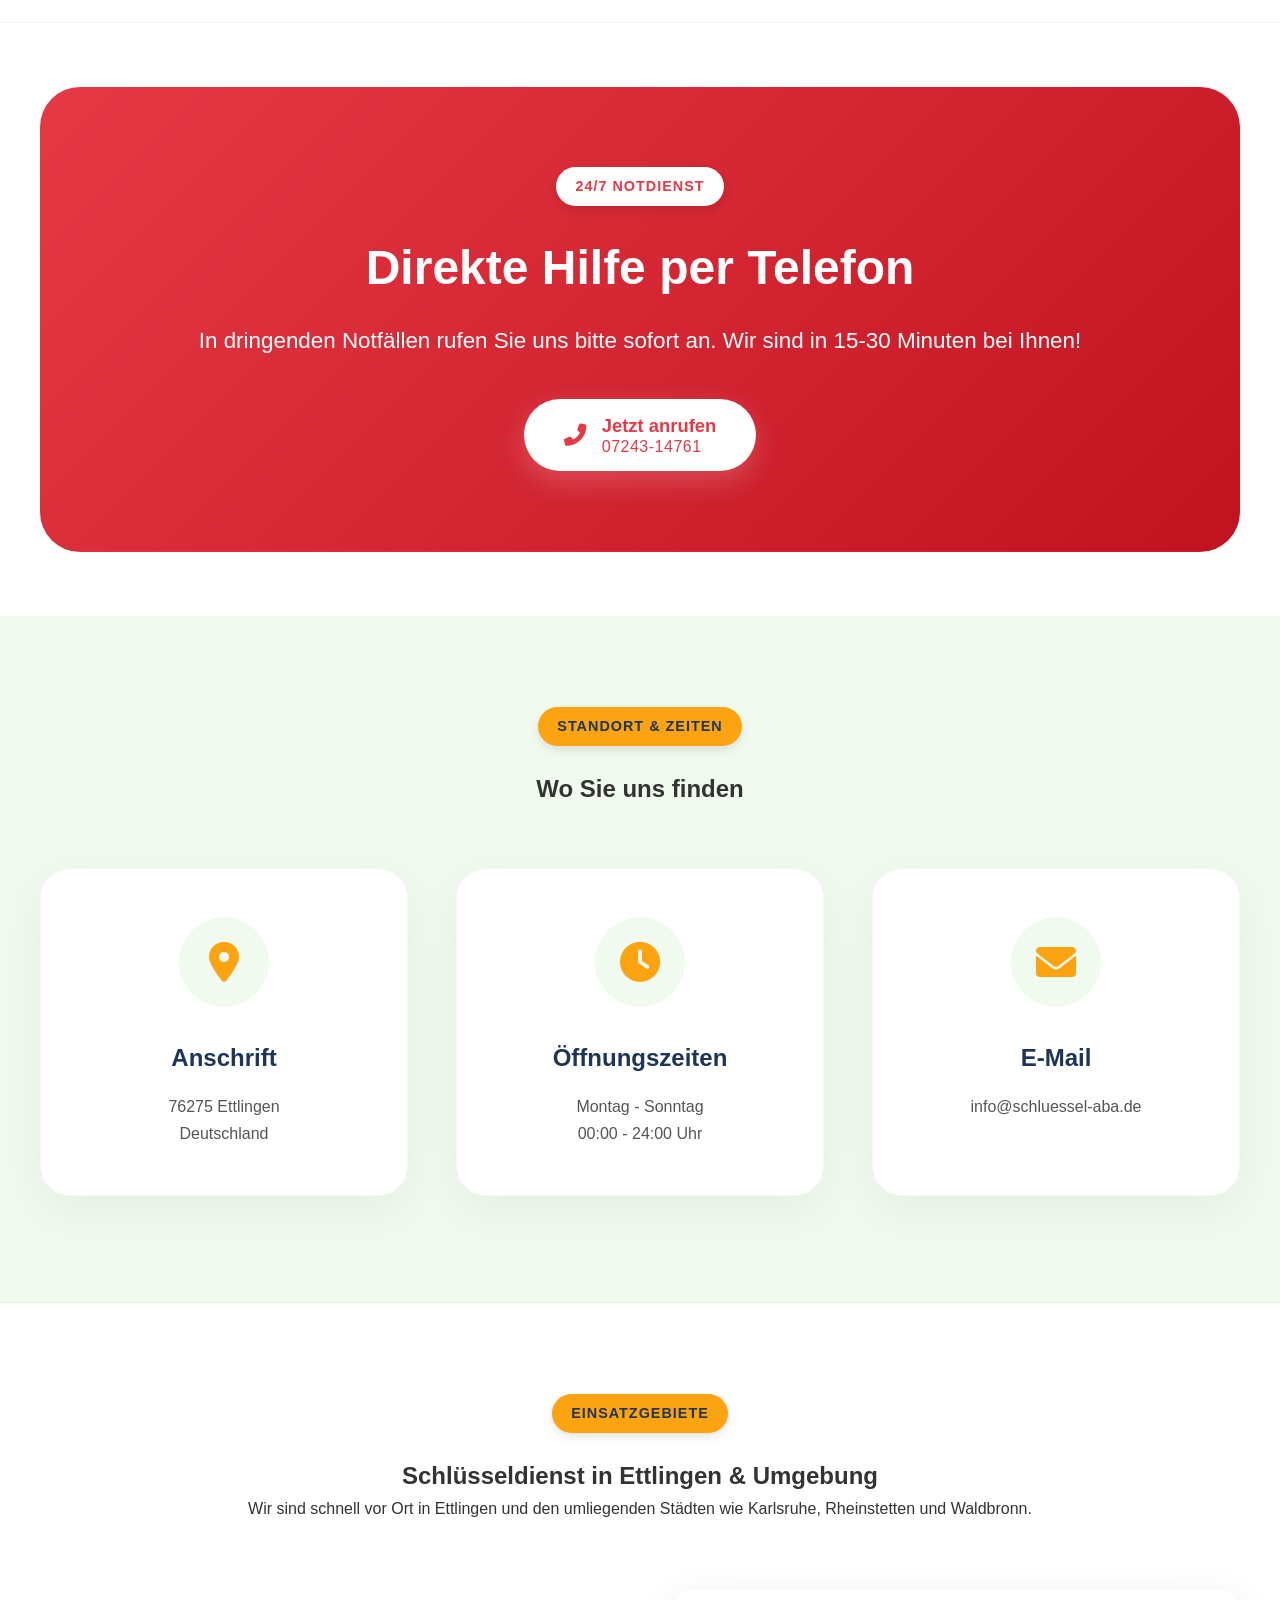
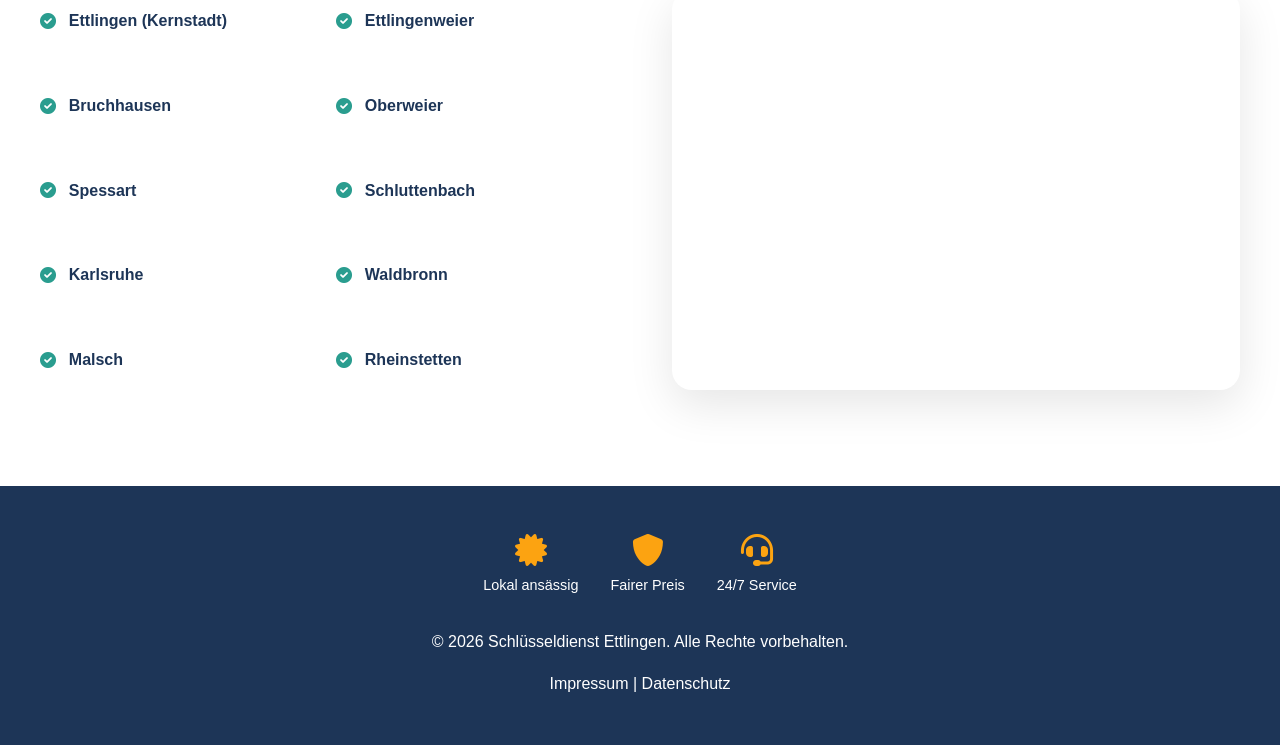
<file: kontakt/index.html>
<!DOCTYPE html>
<html lang="de">
<head>
    <meta charset="UTF-8">
    <meta name="viewport" content="width=device-width, initial-scale=1.0">
    <title>Kontakt – Schlüsseldienst Ettlingen: 24/7 Hilfe</title>
    <meta name="description" content="Kontaktieren Sie den Schlüsseldienst Ettlingen. Rund um die Uhr für Sie erreichbar. Nutzen Sie unser Formular oder rufen Sie uns direkt an.">
    <link rel="stylesheet" href="/css/style.css">
    <link rel="icon" type="image/png" href="/images/key.png">
    <link rel="stylesheet" href="https://cdnjs.cloudflare.com/ajax/libs/font-awesome/6.0.0/css/all.min.css">
</head>
<body>
    <header>
        <div class="nav-container">
            <a href="/" class="logo">
                <svg viewBox="0 0 24 24" xmlns="http://www.w3.org/2000/svg">
                    <path d="M12.65 10C11.83 7.67 9.61 6 7 6c-3.31 0-6 2.69-6 6s2.69 6 6 6c2.61 0 4.83-1.67 5.65-4H17v4h4v-4h2v-4H12.65zM7 14c-1.1 0-2-.9-2-2s.9-2 2-2 2 .9 2 2-.9 2-2 2z"/>
                </svg>
                <div class="logo-text">
                    <span class="logo-top">Schlüsseldienst</span>
                    <span class="logo-bottom">Ettlingen</span>
                </div>
            </a>
            <div class="header-actions">
                <a href="tel:0724314761" class="emergency-btn">
                    <i class="fas fa-phone"></i> <span class="btn-text">24/7 Notdienst: 07243-14761</span>
                </a>
                <nav>
                    <button class="mobile-menu-toggle" aria-label="Menü öffnen">
                        <span></span>
                        <span></span>
                        <span></span>
                    </button>
                </nav>
            </div>
            <ul class="nav-menu">
                <li><a href="/">Startseite</a></li>
                <li><a href="/leistungen">Leistungen</a></li>
                <li><a href="/preise">Preise</a></li>
                <li><a href="/ueber-uns">Über Uns</a></li>
                <li><a href="/kontakt">Kontakt</a></li>
            </ul>
        </div>
    </header>

    <a href="tel:0724314761" class="mobile-sticky-bar">
        Jetzt anrufen: 07243-14761
    </a>

    <section class="page-hero reveal">
        <div class="page-hero-content">
            <h1>Kontaktieren Sie uns</h1>
            <p>24/7 Notdienst und professionelle Beratung in Ettlingen.</p>
        </div>
    </section>

    <!-- Contact Form Section -->
    <section class="contact-form-section reveal">
        <div class="section-header">
            <div class="hero-badge">Kontakt</div>
            <h2>Stay Connected</h2>
            <p>Beim Schlüsseldienst Ettlingen hat Kommunikation oberste Priorität. Ob Sie eine spezifische Anfrage haben, einen Notfall melden oder uns Feedback geben möchten – wir sind jederzeit für Sie da.</p>
        </div>

        <div class="contact-grid">
            <!-- Left Side: Contact Information -->
            <div class="contact-info-container">
                <div class="contact-info-item">
                    <div class="contact-info-icon">
                        <i class="fas fa-map-marker-alt"></i>
                    </div>
                    <div class="contact-info-text">
                        <h3>Zentrale</h3>
                        <p>Ettlingen, 76275, Deutschland</p>
                    </div>
                </div>

                <div class="contact-info-item">
                    <div class="contact-info-icon">
                        <i class="fas fa-phone-alt"></i>
                    </div>
                    <div class="contact-info-text">
                        <h3>24/7 Hotlines</h3>
                        <p><a href="tel:0724314761">07243-14761</a></p>
                    </div>
                </div>

                <div class="contact-info-item">
                    <div class="contact-info-icon">
                        <i class="fas fa-envelope"></i>
                    </div>
                    <div class="contact-info-text">
                        <h3>Email Kanäle</h3>
                        <p><a href="mailto:info@schluessel-aba.de">info@schluessel-aba.de</a></p>
                    </div>
                </div>
            </div>

            <!-- Right Side: New Modern Contact Form -->
            <div class="contact-form-card new-form-design">
                <div id="form-success" class="form-success-overlay">
                    <div class="success-content">
                        <div class="success-icon-wrapper">
                            <i class="fas fa-check"></i>
                        </div>
                        <h3>Vielen Dank!</h3>
                        <p>Ihre Nachricht wurde erfolgreich gesendet. Wir melden uns in Kürze bei Ihnen.</p>
                        <div class="success-actions">
                            <button type="button" class="form-reset-btn" id="reset-form-btn">
                                <i class="fas fa-plus"></i> Neue Nachricht
                            </button>
                            <a href="/" class="home-btn">
                                <i class="fas fa-home"></i> Startseite
                            </a>
                        </div>
                    </div>
                </div>
                
                <div class="form-header">
                    <h2>Schreiben Sie uns</h2>
                    <p>Wir antworten in der Regel innerhalb von 30 Minuten.</p>
                </div>

                <form id="contact-form" class="modern-form">
                    <div class="input-grid">
                        <div class="input-group">
                            <div class="input-wrapper">
                                <i class="fas fa-user input-icon"></i>
                                <input type="text" id="firstname" name="firstname" placeholder="Vorname" required>
                            </div>
                        </div>
                        <div class="input-group">
                            <div class="input-wrapper">
                                <i class="fas fa-user-tag input-icon"></i>
                                <input type="text" id="lastname" name="lastname" placeholder="Nachname" required>
                            </div>
                        </div>
                    </div>

                    <div class="input-group">
                        <div class="input-wrapper">
                            <i class="fas fa-envelope input-icon"></i>
                            <input type="email" id="email" name="email" placeholder="E-Mail-Adresse" required>
                        </div>
                    </div>

                    <div class="input-group">
                        <div class="input-wrapper">
                            <i class="fas fa-comment-alt input-icon textarea-icon"></i>
                            <textarea id="message" name="message" rows="4" placeholder="Ihre Nachricht an uns..." required></textarea>
                        </div>
                    </div>

                    <button type="submit" class="submit-btn-modern">
                        <span>Nachricht senden</span>
                        <i class="fas fa-paper-plane"></i>
                    </button>
                </form>
            </div>
        </div>
    </section>

    <!-- Click-to-Call Section (Emergency) -->
    <section class="emergency-highlight reveal" style="margin: 4rem auto;">
        <div class="hero-badge" style="background: var(--white); color: var(--primary-color);">24/7 Notdienst</div>
        <h2>Direkte Hilfe per Telefon</h2>
        <p>In dringenden Notfällen rufen Sie uns bitte sofort an. Wir sind in 15-30 Minuten bei Ihnen!</p>
        <a href="tel:0724314761" class="hero-btn" style="background: var(--white); color: var(--primary-color); border: none; animation: none; box-shadow: 0 10px 30px rgba(255,255,255,0.2);">
            <i class="fas fa-phone-alt" style="color: var(--primary-color);"></i>
            <div class="hero-btn-content">
                <span class="hero-btn-text" style="color: var(--primary-color);">Jetzt anrufen</span>
                <span class="hero-btn-number" style="color: var(--primary-color); opacity: 1;">07243-14761</span>
            </div>
        </a>
    </section>

    <!-- Address & Working Hours Section -->
    <section class="info-section reveal" style="background: var(--light-color); padding: 6rem 2rem;">
        <div class="section-header">
            <div class="hero-badge">Standort & Zeiten</div>
            <h2>Wo Sie uns finden</h2>
        </div>
        <div class="usp-grid">
            <div class="usp-card">
                <div class="usp-icon-wrapper">
                    <i class="fas fa-map-marker-alt"></i>
                </div>
                <h3>Anschrift</h3>
                <p>76275 Ettlingen<br>Deutschland</p>
            </div>
            <div class="usp-card">
                <div class="usp-icon-wrapper">
                    <i class="fas fa-clock"></i>
                </div>
                <h3>Öffnungszeiten</h3>
                <p>Montag - Sonntag<br>00:00 - 24:00 Uhr</p>
            </div>
            <div class="usp-card">
                <div class="usp-icon-wrapper">
                    <i class="fas fa-envelope"></i>
                </div>
                <h3>E-Mail</h3>
                <p><a href="mailto:info@schluessel-aba.de" style="color: inherit; text-decoration: none;">info@schluessel-aba.de</a></p>
            </div>
        </div>
    </section>

    <!-- Service Area Section (Map & Cities) -->
    <section id="service-area" class="service-area reveal" aria-labelledby="area-title">
        <div class="section-header">
            <div class="hero-badge">Einsatzgebiete</div>
            <h2 id="area-title">Schlüsseldienst in Ettlingen & Umgebung</h2>
            <p>Wir sind schnell vor Ort in Ettlingen und den umliegenden Städten wie Karlsruhe, Rheinstetten und Waldbronn.</p>
        </div>
        <div class="area-container">
            <div class="area-list">
                <div class="area-item"><i class="fas fa-check-circle"></i> Ettlingen (Kernstadt)</div>
                <div class="area-item"><i class="fas fa-check-circle"></i> Ettlingenweier</div>
                <div class="area-item"><i class="fas fa-check-circle"></i> Bruchhausen</div>
                <div class="area-item"><i class="fas fa-check-circle"></i> Oberweier</div>
                <div class="area-item"><i class="fas fa-check-circle"></i> Spessart</div>
                <div class="area-item"><i class="fas fa-check-circle"></i> Schluttenbach</div>
                <div class="area-item"><i class="fas fa-check-circle"></i> Karlsruhe</div>
                <div class="area-item"><i class="fas fa-check-circle"></i> Waldbronn</div>
                <div class="area-item"><i class="fas fa-check-circle"></i> Malsch</div>
                <div class="area-item"><i class="fas fa-check-circle"></i> Rheinstetten</div>
            </div>
            <div class="area-map-placeholder">
                <iframe 
                    src="https://www.google.com/maps/embed?pb=!1m18!1m12!1m3!1d2635.44123456789!2d8.4069!3d48.9403!2m3!1f0!2f0!3f0!3m2!1i1024!2i768!4f13.1!3m3!1m2!1s0x47970564c6d2b2b3%3A0x41ffd3c8d094ac0!2sSchl%C3%BCsseldienst%20Ettlingen!5e0!3m2!1sen!2sde!4v1620000000000!5m2!1sen!2sde" 
                    width="100%" height="100%" style="border:0; border-radius: 20px;" allowfullscreen="" loading="lazy"></iframe>
            </div>
        </div>
    </section>

    <footer>
        <div class="footer-badges">
            <div class="badge">
                <i class="fas fa-certificate"></i>
                <span>Lokal ansässig</span>
            </div>
            <div class="badge">
                <i class="fas fa-shield-alt"></i>
                <span>Fairer Preis</span>
            </div>
            <div class="badge">
                <i class="fas fa-headset"></i>
                <span>24/7 Service</span>
            </div>
        </div>
        <p>&copy; 2026 Schlüsseldienst Ettlingen. Alle Rechte vorbehalten.</p>
        <nav style="margin-top: 1rem;">
            <a href="/impressum" style="color: var(--white); text-decoration: none;">Impressum</a> | 
            <a href="/datenschutz" style="color: var(--white); text-decoration: none;">Datenschutz</a>
        </nav>
    </footer>

    <script src="/js/main.js"></script>
</body>
</html>
</file>
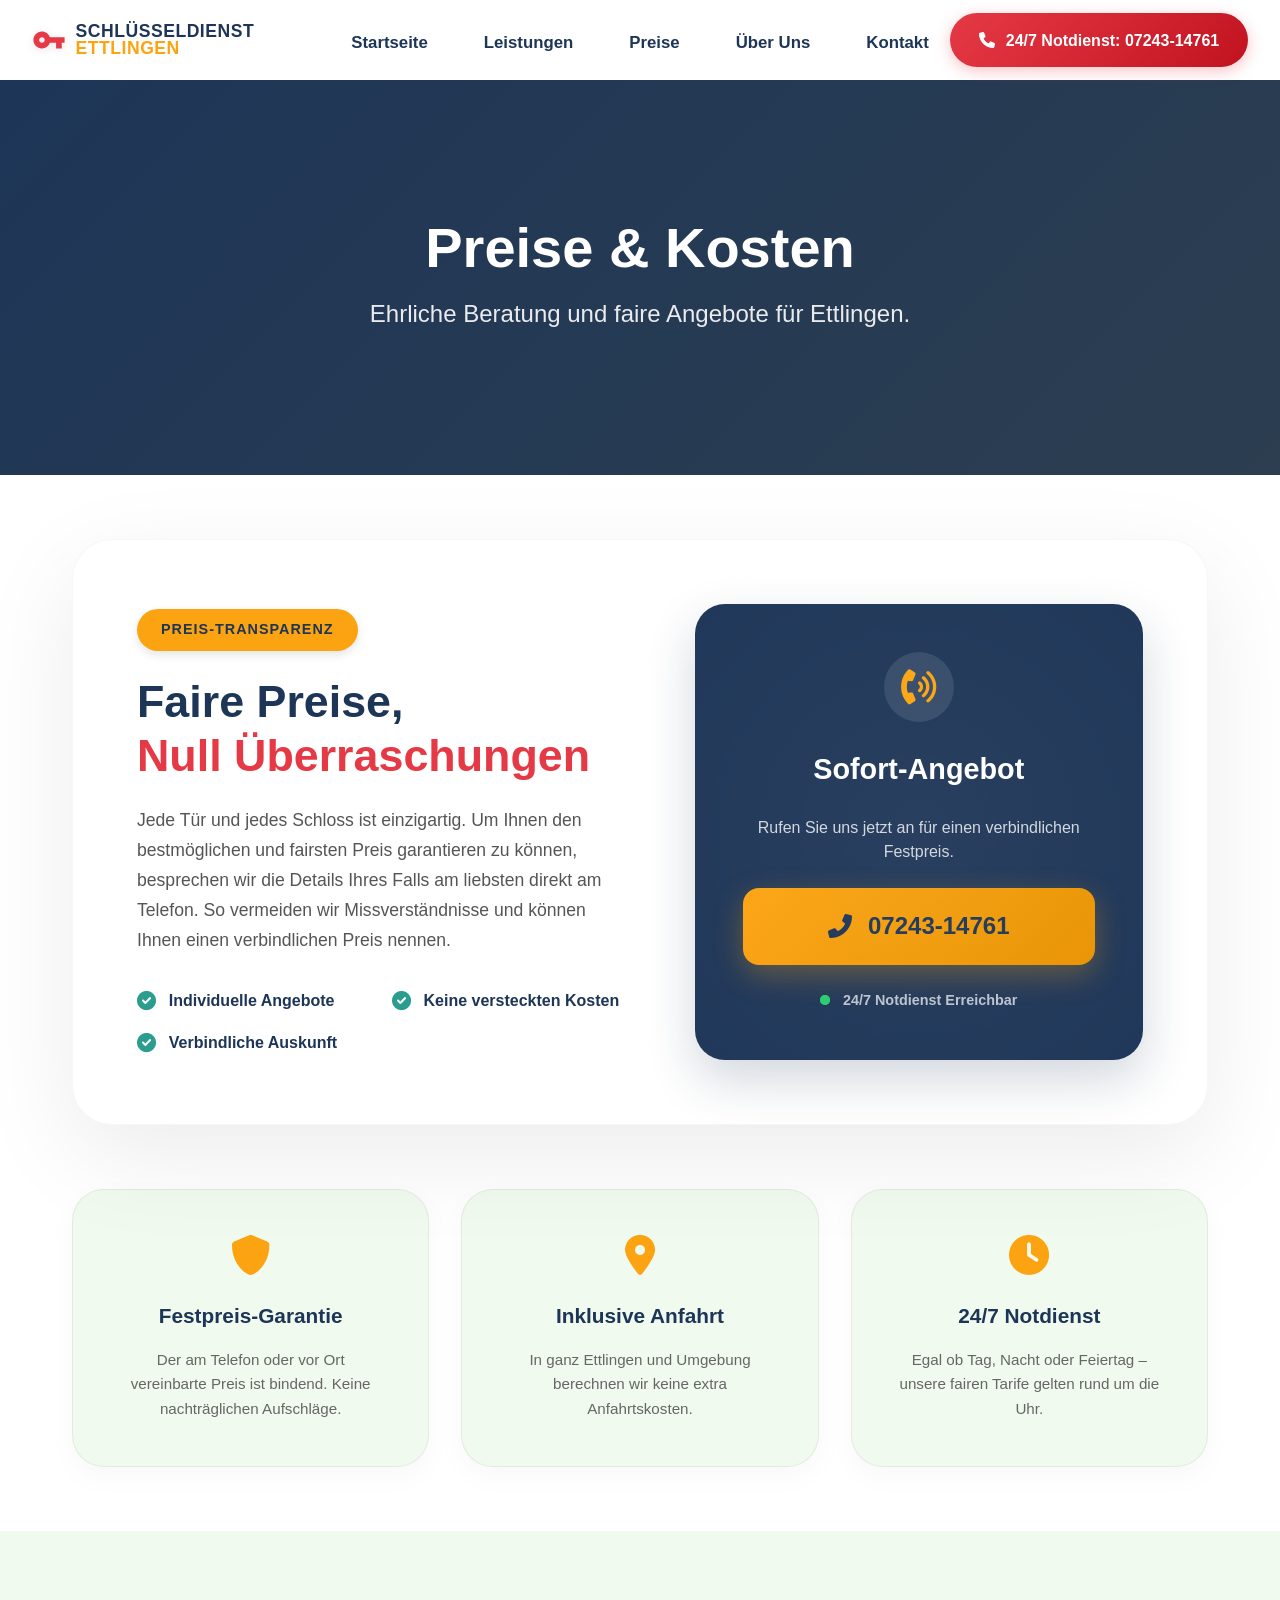
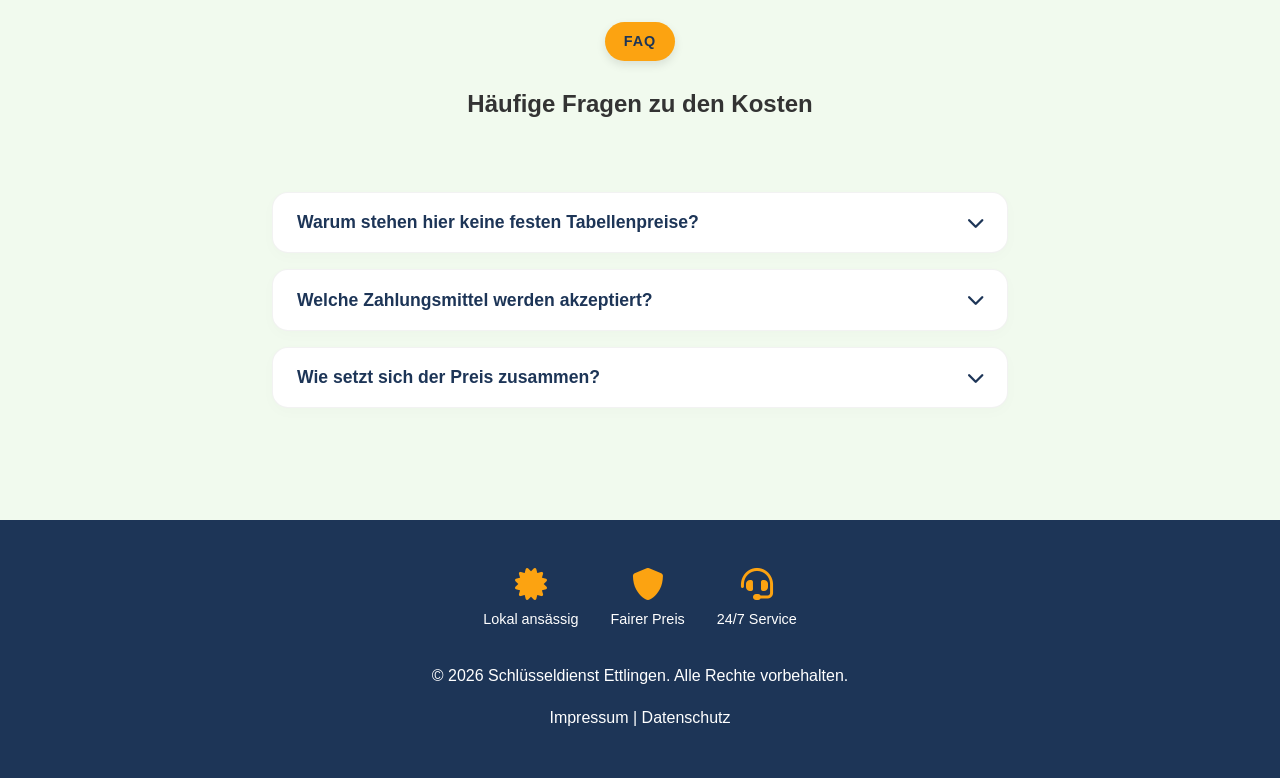
<file: preise/index.html>
<!DOCTYPE html>
<html lang="de">
<head>
    <meta charset="UTF-8">
    <meta name="viewport" content="width=device-width, initial-scale=1.0">
    <title>Preise – Schlüsseldienst Ettlingen: Transparente Kosten</title>
    <meta name="description" content="Erfahren Sie mehr über unsere faire Preisgestaltung beim Schlüsseldienst Ettlingen. Wir bieten individuelle Angebote und Festpreis-Garantie auf Anfrage.">
    <link rel="stylesheet" href="/css/style.css">
    <link rel="icon" type="image/png" href="/images/key.png">
    <link rel="stylesheet" href="https://cdnjs.cloudflare.com/ajax/libs/font-awesome/6.0.0/css/all.min.css">
</head>
<body>
    <header>
        <div class="nav-container">
            <a href="/" class="logo">
                <svg viewBox="0 0 24 24" xmlns="http://www.w3.org/2000/svg">
                    <path d="M12.65 10C11.83 7.67 9.61 6 7 6c-3.31 0-6 2.69-6 6s2.69 6 6 6c2.61 0 4.83-1.67 5.65-4H17v4h4v-4h2v-4H12.65zM7 14c-1.1 0-2-.9-2-2s.9-2 2-2 2 .9 2 2-.9 2-2 2z"/>
                </svg>
                <div class="logo-text">
                    <span class="logo-top">Schlüsseldienst</span>
                    <span class="logo-bottom">Ettlingen</span>
                </div>
            </a>
            <div class="header-actions">
                <a href="tel:0724314761" class="emergency-btn">
                    <i class="fas fa-phone"></i> <span class="btn-text">24/7 Notdienst: 07243-14761</span>
                </a>
                <nav>
                    <button class="mobile-menu-toggle" aria-label="Menü öffnen">
                        <span></span>
                        <span></span>
                        <span></span>
                    </button>
                </nav>
            </div>
            <ul class="nav-menu">
                <li><a href="/">Startseite</a></li>
                <li><a href="/leistungen">Leistungen</a></li>
                <li><a href="/preise">Preise</a></li>
                <li><a href="/ueber-uns">Über Uns</a></li>
                <li><a href="/kontakt">Kontakt</a></li>
            </ul>
        </div>
    </header>

    <a href="tel:0724314761" class="mobile-sticky-bar">
        Jetzt anrufen: 07243-14761
    </a>

    <section class="page-hero reveal">
        <div class="page-hero-content">
            <h1>Preise & Kosten</h1>
            <p>Ehrliche Beratung und faire Angebote für Ettlingen.</p>
        </div>
    </section>

    <div class="pricing-hero-section reveal">
        <div class="pricing-hero-container">
            <div class="pricing-hero-content">
                <div class="pricing-badge">Preis-Transparenz</div>
                <h2>Faire Preise, <span class="highlight-text">Null Überraschungen</span></h2>
                <p>
                    Jede Tür und jedes Schloss ist einzigartig. Um Ihnen den bestmöglichen und fairsten Preis garantieren zu können, besprechen wir die Details Ihres Falls am liebsten direkt am Telefon. So vermeiden wir Missverständnisse und können Ihnen einen verbindlichen Preis nennen.
                </p>
                <ul class="pricing-features">
                    <li><i class="fas fa-check-circle"></i> Individuelle Angebote</li>
                    <li><i class="fas fa-check-circle"></i> Keine versteckten Kosten</li>
                    <li><i class="fas fa-check-circle"></i> Verbindliche Auskunft</li>
                </ul>
            </div>
            
            <div class="price-cta-card">
                <div class="cta-header">
                    <div class="cta-icon">
                        <i class="fas fa-phone-volume"></i>
                    </div>
                    <h3>Sofort-Angebot</h3>
                </div>
                <p>Rufen Sie uns jetzt an für einen verbindlichen Festpreis.</p>
                <a href="tel:0724314761" class="cta-call-btn">
                    <i class="fas fa-phone-alt"></i>
                    <span>07243-14761</span>
                </a>
                <div class="cta-footer">
                    <span class="pulse-dot"></span>
                    <span>24/7 Notdienst Erreichbar</span>
                </div>
            </div>
        </div>
    </div>

    <div class="pricing-grid reveal">
        <div class="price-info-card">
            <i class="fas fa-shield-alt"></i>
            <h4>Festpreis-Garantie</h4>
            <p>Der am Telefon oder vor Ort vereinbarte Preis ist bindend. Keine nachträglichen Aufschläge.</p>
        </div>
        <div class="price-info-card">
            <i class="fas fa-map-marker-alt"></i>
            <h4>Inklusive Anfahrt</h4>
            <p>In ganz Ettlingen und Umgebung berechnen wir keine extra Anfahrtskosten.</p>
        </div>
        <div class="price-info-card">
            <i class="fas fa-clock"></i>
            <h4>24/7 Notdienst</h4>
            <p>Egal ob Tag, Nacht oder Feiertag – unsere fairen Tarife gelten rund um die Uhr.</p>
        </div>
    </div>

    <section class="faq-section reveal">
        <div class="section-header">
            <div class="hero-badge">FAQ</div>
            <h2>Häufige Fragen zu den Kosten</h2>
        </div>
        
        <div class="accordion">
            <div class="accordion-item">
                <button class="accordion-header">
                    Warum stehen hier keine festen Tabellenpreise?
                    <i class="fas fa-chevron-down"></i>
                </button>
                <div class="accordion-content">
                    <p>Seriöse Arbeit erfordert eine individuelle Einschätzung. Je nach Türart und Verschlusszustand variiert der Aufwand. Ein kurzes Telefonat klärt alle Details sofort.</p>
                </div>
            </div>
            <div class="accordion-item">
                <button class="accordion-header">
                    Welche Zahlungsmittel werden akzeptiert?
                    <i class="fas fa-chevron-down"></i>
                </button>
                <div class="accordion-content">
                    <p>Sie können bequem bar oder per EC-Karte direkt beim Monteur bezahlen. Sie erhalten eine ordnungsgemäße Rechnung.</p>
                </div>
            </div>
            <div class="accordion-item">
                <button class="accordion-header">
                    Wie setzt sich der Preis zusammen?
                    <i class="fas fa-chevron-down"></i>
                </button>
                <div class="accordion-content">
                    <p>Unser Preis beinhaltet die Anfahrt, die Arbeitszeit für die Öffnung und die gesetzliche MwSt. Eventuelles Material wird separat besprochen.</p>
                </div>
            </div>
        </div>
    </section>

    <footer>
        <div class="footer-badges">
            <div class="badge">
                <i class="fas fa-certificate"></i>
                <span>Lokal ansässig</span>
            </div>
            <div class="badge">
                <i class="fas fa-shield-alt"></i>
                <span>Fairer Preis</span>
            </div>
            <div class="badge">
                <i class="fas fa-headset"></i>
                <span>24/7 Service</span>
            </div>
        </div>
        <p>&copy; 2026 Schlüsseldienst Ettlingen. Alle Rechte vorbehalten.</p>
        <nav style="margin-top: 1rem;">
            <a href="/impressum" style="color: var(--white); text-decoration: none;">Impressum</a> | 
            <a href="/datenschutz" style="color: var(--white); text-decoration: none;">Datenschutz</a>
        </nav>
    </footer>

    <script src="/js/main.js"></script>
</body>
</html>
</file>
<file: css/style.css>
:root {
    --primary-color: #e63946; /* Emergency Red */
    --secondary-color: #fca311; /* Urgency Orange */
    --dark-color: #1d3557;
    --light-color: #f1faee;
    --text-color: #333;
    --white: #ffffff;
    --glass-bg: rgba(255, 255, 255, 0.7);
    --glass-border: rgba(255, 255, 255, 0.3);
    --transition: all 0.3s ease;
}

* {
    margin: 0;
    padding: 0;
    box-sizing: border-box;
}

body {
    font-family: 'Segoe UI', Tahoma, Geneva, Verdana, sans-serif;
    line-height: 1.6;
    color: var(--text-color);
    background-color: var(--white);
    overflow-x: hidden;
}

/* Header & Navigation */
header {
    position: fixed;
    top: 0;
    width: 100%;
    z-index: 1001; /* Higher than menu */
    background: var(--white);
    backdrop-filter: blur(10px);
    -webkit-backdrop-filter: blur(10px);
    border-bottom: none; /* Removed border as requested */
    padding: 0.8rem 0;
    transition: var(--transition);
    line-height: 29px;
}

header.scrolled {
    padding: 0.4rem 0;
    background: rgba(255, 255, 255, 0.9);
}

.nav-container {
    max-width: 100%; /* Expand to full width */
    margin: 0;
    display: flex;
    justify-content: space-between;
    align-items: center;
    padding: 0 0.5rem 0 2rem; /* Minimal right padding to push button to the far right */
    position: relative;
}

.logo {
    display: flex;
    align-items: center;
    gap: 0.6rem;
    text-decoration: none;
    color: var(--dark-color);
    flex: 1; /* Allow logo to take up space on the left */
}

.logo-text {
    display: flex;
    flex-direction: column;
    line-height: 1;
}

.logo-top {
    font-size: 1.1rem; /* Same font size as logo-bottom */
    font-weight: 800;
    text-transform: uppercase;
    letter-spacing: 0.5px;
    color: var(--dark-color);
}

.logo-bottom {
    font-size: 1.1rem; /* Same font size as logo-top */
    font-weight: 800;
    text-transform: uppercase;
    letter-spacing: 0.5px;
    color: var(--secondary-color);
}

.logo svg {
    width: 34px;
    height: 34px;
    fill: var(--primary-color);
    filter: drop-shadow(0 2px 4px rgba(0,0,0,0.1));
    flex-shrink: 0;
}

.nav-menu {
    display: flex;
    list-style: none;
    gap: 1.5rem;
    position: absolute;
    left: 50%;
    transform: translateX(-50%); /* Perfectly center the navigation on desktop */
    justify-content: center;
    margin: 4px 0 0 0; /* Slight downward nudge */
    padding: 0;
    z-index: 10;
}

.header-actions {
    display: flex;
    align-items: center;
    gap: 1.5rem;
    flex: 1; /* Allow actions to take up space on the right */
    justify-content: flex-end; /* Push the button to the far right */
}

.mobile-menu-toggle {
    display: none;
    flex-direction: column;
    justify-content: space-between;
    width: 30px;
    height: 21px;
    background: transparent;
    border: none;
    cursor: pointer;
    padding: 0;
    z-index: 1001;
}

.mobile-menu-toggle span {
    width: 100%;
    height: 3px;
    background-color: var(--dark-color);
    border-radius: 10px;
    transition: all 0.3s cubic-bezier(0.68, -0.6, 0.32, 1.6);
}

.mobile-menu-toggle.active span:nth-child(1) {
    transform: translateY(9px) rotate(45deg);
}

.mobile-menu-toggle.active span:nth-child(2) {
    opacity: 0;
    transform: translateX(-20px);
}

.mobile-menu-toggle.active span:nth-child(3) {
    transform: translateY(-9px) rotate(-45deg);
}

.nav-menu li a {
    text-decoration: none;
    color: var(--dark-color);
    font-weight: 700;
    font-size: 1.05rem;
    padding: 0.6rem 1rem;
    border-radius: 12px;
    transition: var(--transition);
}

.nav-menu li a:hover {
    background: rgba(230, 57, 70, 0.05);
    color: var(--primary-color);
}

.nav-menu li a.active {
    background: var(--primary-color);
    color: var(--white);
}

.emergency-btn {
    background: linear-gradient(135deg, var(--primary-color), #c1121f);
    color: var(--white);
    padding: 0.8rem 1.8rem;
    border-radius: 50px;
    text-decoration: none;
    font-weight: 700;
    display: flex;
    align-items: center;
    gap: 0.7rem;
    transition: var(--transition);
    box-shadow: 0 4px 15px rgba(230, 57, 70, 0.3);
    animation: pulse 2s infinite;
    max-width: fit-content;
}

@keyframes pulse {
    0% { box-shadow: 0 0 0 0 rgba(230, 57, 70, 0.4); }
    70% { box-shadow: 0 0 0 10px rgba(230, 57, 70, 0); }
    100% { box-shadow: 0 0 0 0 rgba(230, 57, 70, 0); }
}

.emergency-btn:hover {
    transform: scale(1.05) translateY(-2px);
    box-shadow: 0 6px 20px rgba(230, 57, 70, 0.4);
}

/* Mobile View Sticky Bar */
.mobile-sticky-bar {
    display: none;
    position: fixed;
    bottom: 0;
    left: 0;
    width: 100%;
    background-color: var(--primary-color);
    color: var(--white);
    text-align: center;
    padding: 0.8rem;
    z-index: 1001;
    font-weight: bold;
    text-decoration: none;
}

/* Sections Base Styling */
 section {
     padding: 6rem 2rem; /* Equal vertical and horizontal base padding */
     max-width: 1400px;
     margin: 0 auto;
     display: flex;
     flex-direction: column;
     align-items: center; /* Center horizontally */
     justify-content: center; /* Center vertically if height is specified */
     text-align: center;
     border-bottom: 1px solid rgba(0, 0, 0, 0.05); /* Subtle border mid between sections */
     position: relative;
     width: 100%;
 }

 section:last-of-type {
     border-bottom: none;
 }

.hero {
    position: relative;
    width: 100%;
    height: auto; /* Reduced height from full viewport */
    min-height: 500px; /* More compact hero section */
    padding: 6rem 2rem; /* Consistent padding with other sections */
    display: flex;
    align-items: center; /* Vertical center */
    justify-content: center; /* Horizontal center */
    text-align: center;
    background: url('https://images.unsplash.com/photo-1558002038-1055907df827?auto=format&fit=crop&q=80&w=1600');
    background-size: cover;
    background-position: center;
    background-attachment: fixed;
    color: var(--white);
    margin-top: 75px; /* Offset for fixed header */
    margin-bottom: 0;
    overflow: hidden;
    border-bottom: none;
}

.hero::before {
    content: '';
    position: absolute;
    top: 0;
    left: 0;
    width: 100%;
    height: 100%;
    background: linear-gradient(
        to bottom,
        rgba(0, 0, 0, 0.4) 0%,
        rgba(0, 0, 0, 0.2) 50%,
        rgba(0, 0, 0, 0.6) 100%
    );
    z-index: 1;
}

.hero-content {
    position: relative;
    z-index: 2;
    padding: 3rem 2.5rem; /* Reduced padding for more compact look */
    height: auto; /* Dynamic height based on content */
    max-width: 750px; /* Slightly narrower for better readability */
    width: 90%;
    margin: 0; /* Centered by parent flex properties */
    display: flex;
    flex-direction: column;
    align-items: center;
    justify-content: center;
    background: rgba(0, 0, 0, 0.35); /* Slightly darker for better text contrast */
    backdrop-filter: blur(12px);
    -webkit-backdrop-filter: blur(12px);
    border-radius: 32px;
    border: 1px solid rgba(255, 255, 255, 0.2);
    box-shadow: 0 40px 100px rgba(0, 0, 0, 0.5);
}

.hero-content h1 {
    font-size: 3.5rem;
    margin-bottom: 1rem;
    line-height: 1.1;
    text-shadow: 0 2px 10px rgba(0,0,0,0.3);
}

.hero-content p {
    font-size: 1.5rem;
    margin-bottom: 2.5rem;
    text-shadow: 0 1px 5px rgba(0,0,0,0.3);
}

.hero-badge {
    display: inline-block;
    background: var(--secondary-color);
    color: var(--dark-color);
    padding: 0.5rem 1.2rem;
    border-radius: 50px;
    font-weight: 800;
    font-size: 0.9rem;
    margin-bottom: 1.5rem;
    text-transform: uppercase;
    letter-spacing: 1px;
    box-shadow: 0 4px 10px rgba(0,0,0,0.1);
}

/* Subpage Hero Section */
.page-hero {
    position: relative;
    width: 100%;
    min-height: 400px;
    margin-top: 75px;
    padding: 6rem 2rem;
    display: flex;
    align-items: center;
    justify-content: center;
    text-align: center;
    background: linear-gradient(135deg, var(--dark-color) 0%, #2c3e50 100%);
    color: var(--white);
    border-bottom: none;
}

.page-hero-content {
    max-width: 800px;
    z-index: 2;
}

.page-hero-content h1 {
    font-size: 3.5rem;
    margin-bottom: 1rem;
    line-height: 1.1;
}

.page-hero-content p {
    font-size: 1.5rem;
    opacity: 0.9;
}

.hero-btn {
    display: inline-flex;
    align-items: center;
    justify-content: center;
    gap: 1rem;
    background: linear-gradient(135deg, var(--primary-color), #c1121f);
    color: var(--white);
    padding: 1rem 2.5rem;
    border-radius: 50px;
    text-decoration: none;
    transition: var(--transition);
    box-shadow: 0 10px 30px rgba(230, 57, 70, 0.3);
    animation: pulse 2s infinite;
    max-width: 100%;
    border: 1.5px solid rgba(255, 255, 255, 0.2);
}

.hero-btn-content {
    display: flex;
    flex-direction: column;
    align-items: flex-start;
    text-align: left;
}

.hero-btn-text {
    font-size: 1.15rem;
    font-weight: 700;
    line-height: 1.2;
    margin-bottom: 2px;
}

.hero-btn-number {
    font-size: 16px;
    font-weight: 500;
    line-height: 1;
    opacity: 0.9;
    letter-spacing: 0.5px;
}

.hero-btn i {
    font-size: 1.4rem;
}

.hero-btn:hover {
    transform: scale(1.05) translateY(-3px);
    box-shadow: 0 8px 25px rgba(230, 57, 70, 0.5);
}

/* USP Section */
.usp {
    background: var(--light-color);
    border-top: 1px solid rgba(0, 0, 0, 0.05);
    border-bottom: 1px solid rgba(0, 0, 0, 0.05);
    padding: 6rem 2rem !important; /* Equal top and bottom padding for consistency */
    display: flex;
    flex-direction: column;
    align-items: center;
    justify-content: center;
    text-align: center;
}

.section-header {
    margin-bottom: 4rem;
    text-align: center;
    width: 100%;
    transform: translateY(-5px); /* Precise upward adjustment for visual balance */
}

.usp-grid {
    display: grid;
    grid-template-columns: repeat(auto-fit, minmax(300px, 1fr));
    gap: 3rem; /* Uniform internal padding between grid items */
    max-width: 1200px;
    margin: 0 auto;
    width: 100%;
}

.usp-card {
    background: var(--white);
    padding: 3rem; /* Uniform internal padding within cards */
    border-radius: 30px;
    text-align: center;
    transition: all 0.4s cubic-bezier(0.175, 0.885, 0.32, 1.275);
    border: 1px solid rgba(0,0,0,0.03);
    box-shadow: 0 15px 45px rgba(0,0,0,0.05);
    display: flex;
    flex-direction: column;
    align-items: center;
    position: relative;
    top: -10px; /* Positioned slightly above the borders/center for visual interest */
}

.usp-card:hover {
    transform: translateY(-15px);
    box-shadow: 0 25px 60px rgba(0,0,0,0.1);
    border-color: var(--secondary-color);
}

.usp-icon-wrapper {
    width: 90px;
    height: 90px;
    background: var(--light-color);
    border-radius: 50%;
    display: flex;
    align-items: center;
    justify-content: center;
    margin-bottom: 2rem;
    transition: all 0.4s ease;
}

.usp-card:hover .usp-icon-wrapper {
    background: var(--secondary-color);
    transform: scale(1.1);
}

.usp-card i {
    font-size: 2.5rem;
    color: var(--secondary-color);
    transition: all 0.4s ease;
}

.usp-card:hover i {
    color: var(--white);
}

.usp-card h3 {
    font-size: 1.5rem;
    margin-bottom: 1rem;
    color: var(--dark-color);
}

.usp-card p {
    color: #555;
    line-height: 1.7;
}

/* Service Area Section */
.area-container {
    display: grid;
    grid-template-columns: 1fr 1fr;
    gap: 4rem;
    width: 100%;
    max-width: 1200px;
}

.area-list {
    display: grid;
    grid-template-columns: 1fr 1fr;
    gap: 1.5rem;
    text-align: left;
}

.area-item {
    display: flex;
    align-items: center;
    gap: 0.8rem;
    font-weight: 600;
    color: var(--dark-color);
}

.area-item i {
    color: #2a9d8f;
}

.area-map-placeholder {
    height: 400px;
    border-radius: 20px;
    overflow: hidden;
    box-shadow: 0 15px 45px rgba(0,0,0,0.1);
}

/* Testimonials Section */
.testimonials {
    background: var(--light-color);
    border-top: 1px solid rgba(0, 0, 0, 0.05);
    border-bottom: 1px solid rgba(0, 0, 0, 0.05);
}

.reviews-grid {
    display: grid;
    grid-template-columns: repeat(auto-fit, minmax(300px, 1fr));
    gap: 2.5rem;
    width: 100%;
    max-width: 1200px;
}

.review-card {
    background: var(--white);
    padding: 2.5rem;
    border-radius: 24px;
    box-shadow: 0 10px 30px rgba(0,0,0,0.05);
    text-align: left;
    display: flex;
    flex-direction: column;
    gap: 1.2rem;
    border: 1px solid rgba(0,0,0,0.03);
    transition: all 0.4s cubic-bezier(0.175, 0.885, 0.32, 1.275);
    position: relative;
    top: -10px; /* Elevated like usp-card */
}

.review-card:hover {
    transform: translateY(-10px);
    box-shadow: 0 20px 50px rgba(0,0,0,0.08);
    border-color: var(--secondary-color);
}

.review-card .stars i {
    color: var(--secondary-color);
}

.review-header {
    display: flex;
    justify-content: space-between;
    align-items: center;
}

.stars {
    color: var(--secondary-color);
    font-size: 0.9rem;
}

.review-date {
    font-size: 0.85rem;
    color: #999;
}

.review-card p {
    font-style: italic;
    color: #444;
    line-height: 1.6;
}

.review-author {
    font-weight: 700;
    color: var(--dark-color);
}

/* Core Services Overview */
.services-overview-grid {
    display: grid;
    grid-template-columns: repeat(auto-fit, minmax(250px, 1fr));
    gap: 2.5rem;
    width: 100%;
    max-width: 1200px;
}

.service-overview-card {
    background: #f1faee;
    padding: 3rem 2rem;
    border-radius: 24px;
    box-shadow: 0 15px 40px rgba(0,0,0,0.04);
    transition: var(--transition);
    display: flex;
    flex-direction: column;
    align-items: center;
    text-align: center;
    height: 100%; /* Ensure all cards in a row have equal height */
}

.service-overview-card h3 {
    font-size: 1.4rem;
    margin-bottom: 1rem;
    color: var(--dark-color);
}

.service-overview-card p {
    color: #555;
    line-height: 1.6;
    margin-bottom: 0.5rem;
    flex-grow: 1; /* Allow the text to grow and push the button to the bottom */
    display: flex;
    align-items: center; /* Vertically center text in the growth area */
    min-height: 80px; /* Consistent height for the description area on desktop */
}

.service-overview-card:hover {
    transform: translateY(-10px);
    box-shadow: 0 20px 50px rgba(0,0,0,0.08);
}

.service-overview-card .service-icon {
    font-size: 2.5rem;
    color: var(--primary-color);
    margin-bottom: 1.5rem;
}

.service-link {
    display: inline-flex;
    align-items: center;
    gap: 0.6rem;
    background: linear-gradient(135deg, var(--primary-color), #c1121f);
    color: var(--white);
    padding: 0.6rem 1.4rem;
    border-radius: 50px;
    text-decoration: none;
    font-weight: 700;
    font-size: 0.9rem;
    transition: var(--transition);
    margin-top: 1.5rem;
    box-shadow: 0 4px 12px rgba(230, 57, 70, 0.2);
}

.service-link:hover {
    transform: scale(1.05);
    box-shadow: 0 6px 15px rgba(230, 57, 70, 0.3);
    color: var(--white);
}

.service-link i {
    font-size: 0.8rem;
    transition: transform 0.3s ease;
}

.service-link:hover i {
    transform: translateX(4px);
}

/* Service Detail Styles (Subpages) */
.service-detail {
    display: flex;
    align-items: stretch;
    gap: 4rem;
    max-width: 1200px;
    margin: 4rem auto;
    width: 100%;
}

.service-card {
    flex: 1;
    min-width: 300px;
    background-color: var(--light-color);
    border-radius: 31px;
    padding: 2.5rem;
    height: 430px;
    display: flex;
    flex-direction: column;
    justify-content: center;
    text-align: left; /* Default desktop alignment */
    align-items: flex-start; /* Default desktop alignment */
    box-shadow: 0 10px 30px rgba(0,0,0,0.05);
    transition: var(--transition);
    border: 1px solid rgba(0,0,0,0.02);
}

.service-card:hover {
    transform: translateY(-5px);
    box-shadow: 0 20px 60px rgba(0,0,0,0.1);
    background-color: var(--white);
    border-color: var(--secondary-color);
}

.service-card h2 {
    font-size: 2.2rem;
    margin-bottom: 1rem;
    color: var(--dark-color);
}

.service-detail-img-wrapper {
    flex: 1;
    min-width: 300px;
    height: 430px;
    border-radius: 31px;
    overflow: hidden;
    box-shadow: 0 15px 45px rgba(0,0,0,0.1);
    position: relative;
    transition: var(--transition);
    border: 1px solid rgba(255, 255, 255, 0.2); /* Subtle outer ring */
}

.service-detail-img-wrapper::before {
    content: '';
    position: absolute;
    inset: 0;
    box-shadow: inset 0 0 50px rgba(0,0,0,0.2);
    z-index: 2;
    pointer-events: none;
    border-radius: 31px;
}

.service-detail-img-wrapper::after {
    content: '';
    position: absolute;
    top: 0;
    left: 0;
    width: 100%;
    height: 100%;
    background: linear-gradient(to bottom, transparent 60%, rgba(0,0,0,0.4) 100%);
    opacity: 0.7;
    transition: var(--transition);
    pointer-events: none;
    z-index: 1;
}

.service-detail-img-wrapper:hover {
    transform: translateY(-5px);
    box-shadow: 0 25px 70px rgba(0,0,0,0.2);
    border-color: var(--secondary-color);
}

.service-detail-img-wrapper:hover img {
    transform: scale(1.12);
}

.service-detail-img-wrapper img {
    width: 100%;
    height: 100%;
    object-fit: cover;
    transition: transform 0.8s cubic-bezier(0.165, 0.84, 0.44, 1);
}

/* Process Section */
.process-section {
    background-color: var(--light-color);
    padding: 6rem 2rem;
}

.process-grid {
    display: grid;
    grid-template-columns: repeat(auto-fit, minmax(280px, 1fr));
    gap: 3rem;
    max-width: 1200px;
    margin: 0 auto;
    width: 100%;
}

.process-step {
    position: relative;
    padding: 3rem 2rem;
    background: var(--white);
    border-radius: 24px;
    text-align: center;
    transition: var(--transition);
}

.process-step:hover {
    transform: translateY(-10px);
    box-shadow: 0 15px 40px rgba(0,0,0,0.1);
}

.step-number {
    position: absolute;
    top: -20px;
    left: 50%;
    transform: translateX(-50%);
    width: 50px;
    height: 50px;
    background: var(--primary-color);
    color: var(--white);
    border-radius: 50%;
    display: flex;
    align-items: center;
    justify-content: center;
    font-weight: 800;
    font-size: 1.5rem;
    box-shadow: 0 4px 15px rgba(230, 57, 70, 0.3);
}

.process-step i {
    font-size: 3rem;
    color: var(--primary-color);
    margin-bottom: 1.5rem;
    margin-top: 1rem;
}

.process-step h3 {
    font-size: 1.5rem;
    margin-bottom: 1rem;
    color: var(--dark-color);
}

/* Emergency Section Styling */
.emergency-highlight {
    background: linear-gradient(135deg, var(--primary-color) 0%, #c1121f 100%);
    color: var(--white);
    padding: 5rem 2rem;
    border-radius: 40px;
    text-align: center;
    margin: 4rem auto;
    max-width: 1200px;
    width: calc(100% - 4rem);
}

.emergency-highlight h2 {
    font-size: 3rem;
    margin-bottom: 1rem;
}

.emergency-highlight p {
    font-size: 1.4rem;
    margin-bottom: 2.5rem;
}

/* Trust Signals Section */
.trust-signals {
    background: var(--dark-color);
    color: var(--white);
    padding: 4rem 2rem !important;
}

.trust-grid {
    display: flex;
    justify-content: space-around;
    align-items: center;
    flex-wrap: wrap;
    gap: 3rem;
    width: 100%;
    max-width: 1200px;
}

.trust-badge {
    display: flex;
    flex-direction: column;
    align-items: center;
    gap: 1rem;
    text-align: center;
}

.trust-badge i {
    font-size: 2.5rem;
    color: var(--secondary-color);
}

.trust-badge span {
    font-weight: 700;
    text-transform: uppercase;
    letter-spacing: 1px;
    font-size: 0.9rem;
}

/* Mobile Overrides for New Sections */
@media (max-width: 768px) {
    .area-container {
        grid-template-columns: 1fr;
        gap: 2rem;
    }
    
    .area-list {
        display: none; /* Removed list on mobile as requested */
    }

    .area-map-placeholder {
        height: 300px; /* Slightly smaller map for better mobile fit */
        width: 100%;
    }

    .trust-grid {
        flex-direction: column;
        gap: 2.5rem;
    }
}

/* Contact Section Styles */
.contact-grid {
    display: flex;
    flex-direction: row;
    align-items: center;
    justify-content: center;
    gap: 6rem;
    margin: 4rem auto;
    max-width: 1200px;
    width: calc(100% - 4rem);
}

.contact-info-container {
    display: flex;
    flex-direction: column;
    gap: 3.5rem;
    flex: 1;
    min-width: 300px;
    padding-top: 2rem;
    align-items: flex-start;
}

.contact-info-item {
    display: flex;
    flex-direction: row;
    align-items: flex-start;
    gap: 2rem;
    text-align: left;
    padding: 1.5rem;
    border-radius: 20px;
    transition: var(--transition);
    border: 1px solid transparent;
}

.contact-info-item:hover {
    background: rgba(230, 57, 70, 0.03);
    border-color: rgba(230, 57, 70, 0.1);
    transform: translateX(10px);
}

.contact-info-icon {
    width: 65px;
    height: 65px;
    background: var(--white);
    border-radius: 12px;
    display: flex;
    align-items: center;
    justify-content: center;
    flex-shrink: 0;
    font-size: 1.5rem;
    box-shadow: 0 10px 25px rgba(0,0,0,0.05);
    transition: var(--transition);
}

.contact-info-item:hover .contact-info-icon {
    background: var(--primary-color);
    transform: scale(1.1);
}

.contact-info-icon i {
    color: var(--primary-color);
    font-size: 1.5rem;
    transition: var(--transition);
}

.contact-info-item:hover i {
    color: var(--white);
}

.contact-info-text h3 {
    font-size: 1.5rem;
    margin-bottom: 0.5rem;
    color: var(--dark-color);
}

.contact-info-text p, .contact-info-text a {
    color: #555;
    text-decoration: none;
    line-height: 1.7;
}

.contact-form-card.new-form-design {
    flex: 1.2;
    background: var(--white);
    padding: 3.5rem;
    border-radius: 40px;
    border: 1px solid rgba(0,0,0,0.04);
    box-shadow: 0 30px 100px rgba(0,0,0,0.08);
    position: relative;
    overflow: hidden;
    min-width: 350px;
}

.form-header {
    margin-bottom: 2.5rem;
    text-align: center;
}

.form-header h2 {
    font-size: 2.4rem;
    color: var(--dark-color);
    margin-bottom: 0.5rem;
}

.form-header p {
    color: #666;
    font-size: 1rem;
}

.modern-form .input-grid {
    display: grid;
    grid-template-columns: 1fr 1fr;
    gap: 1.2rem;
    margin-bottom: 1.2rem;
}

.modern-form .input-group {
    margin-bottom: 1.2rem;
}

.input-wrapper {
    position: relative;
    display: flex;
    align-items: center;
}

.input-icon {
    position: absolute;
    left: 1.2rem;
    color: #999;
    font-size: 1.1rem;
    transition: var(--transition);
}

.textarea-icon {
    top: 1.2rem;
}

.modern-form input, 
.modern-form textarea {
    width: 100%;
    padding: 1.1rem 1.2rem 1.1rem 3.2rem;
    border: 2px solid #f0f2f5;
    border-radius: 16px;
    background: #f8f9fb;
    font-family: inherit;
    font-size: 1rem;
    color: var(--dark-color);
    transition: all 0.3s ease;
}

.modern-form input:focus, 
.modern-form textarea:focus {
    outline: none;
    border-color: var(--primary-color);
    background: var(--white);
    box-shadow: 0 10px 25px rgba(230, 57, 70, 0.08);
}

.modern-form input:focus + .input-icon,
.modern-form textarea:focus + .input-icon {
    color: var(--primary-color);
}

.submit-btn-modern {
    width: 100%;
    padding: 1.2rem;
    border: none;
    border-radius: 16px;
    background: linear-gradient(135deg, var(--primary-color), #c1121f);
    color: var(--white);
    font-size: 1.1rem;
    font-weight: 700;
    display: flex;
    align-items: center;
    justify-content: center;
    gap: 1rem;
    cursor: pointer;
    transition: all 0.4s cubic-bezier(0.175, 0.885, 0.32, 1.275);
    box-shadow: 0 15px 35px rgba(230, 57, 70, 0.25);
}

.submit-btn-modern:hover {
    transform: translateY(-5px) scale(1.02);
    box-shadow: 0 20px 45px rgba(230, 57, 70, 0.35);
}

.submit-btn-modern i {
    transition: transform 0.4s ease;
}

.submit-btn-modern:hover i {
    transform: translate(5px, -5px);
}

/* New Success Overlay Design */
.form-success-overlay {
    position: absolute;
    inset: 0;
    width: 100%;
    height: 100%;
    background: var(--white);
    display: flex;
    align-items: center;
    justify-content: center;
    z-index: 1000;
    opacity: 0;
    visibility: hidden;
    pointer-events: none;
    transition: all 0.5s cubic-bezier(0.4, 0, 0.2, 1);
}

.form-success-overlay.active {
    opacity: 1;
    visibility: visible;
    pointer-events: auto;
}

.success-content {
    text-align: center;
    padding: 3rem;
    transform: translateY(30px);
    transition: transform 0.6s cubic-bezier(0.175, 0.885, 0.32, 1.275);
}

.form-success-overlay.active .success-content {
    transform: translateY(0);
}

.success-icon-wrapper {
    width: 100px;
    height: 100px;
    background: #e9f7f4;
    color: #2a9d8f;
    border-radius: 50%;
    display: flex;
    align-items: center;
    justify-content: center;
    font-size: 3rem;
    margin: 0 auto 2rem;
    box-shadow: 0 20px 40px rgba(42, 157, 143, 0.15);
}

.success-content h3 {
    font-size: 2.2rem;
    color: var(--dark-color);
    margin-bottom: 1rem;
}

.success-content p {
    color: #666;
    font-size: 1.1rem;
    margin-bottom: 2.5rem;
    max-width: 400px;
    margin-left: auto;
    margin-right: auto;
}

.success-actions {
    display: flex;
    gap: 1.5rem;
    justify-content: center;
}

.form-reset-btn, .home-btn {
    padding: 0.9rem 1.8rem;
    border-radius: 12px;
    font-weight: 700;
    font-size: 1rem;
    cursor: pointer;
    transition: all 0.3s ease;
    display: flex;
    align-items: center;
    gap: 0.8rem;
    text-decoration: none;
}

.form-reset-btn {
    background: #f0f2f5;
    color: var(--dark-color);
    border: none;
}

.form-reset-btn:hover {
    background: #e4e7eb;
}

.home-btn {
    background: var(--dark-color);
    color: var(--white);
    border: none;
}

.home-btn:hover {
    background: #152a45;
}

@media (max-width: 1024px) {
    .contact-grid {
        gap: 3rem;
        padding: 0 2rem;
    }
}

@media (max-width: 768px) {
    .contact-grid {
        flex-direction: column;
        gap: 4rem;
        padding: 0;
        align-items: center;
        width: calc(100% - 2rem);
        margin: 0 auto;
    }

    .contact-info-container {
        width: 100%;
        min-width: 100%;
        margin: 0;
        align-items: center;
        text-align: center;
        padding-top: 0;
    }

    .contact-form-card.new-form-design {
        width: 100%;
        margin: 0;
        padding: 2.5rem 1.5rem;
        border-radius: 30px;
    }

    .form-header h2 {
        font-size: 1.8rem;
    }

    .modern-form .input-grid {
        grid-template-columns: 1fr;
    }

    .success-content {
        padding: 2rem 1.5rem;
    }

    .success-actions {
        flex-direction: column;
        gap: 1rem;
    }

    .form-reset-btn, .home-btn {
        width: 100%;
        justify-content: center;
    }
}

/* Legal Pages Styles */
.legal-container {
    max-width: 900px;
    margin: 4rem auto;
    padding: 0 2rem;
}

.legal-card {
    background: var(--white);
    padding: 4rem;
    border-radius: 40px;
    box-shadow: 0 30px 100px rgba(0,0,0,0.06);
    border: 1px solid rgba(0,0,0,0.03);
}

.legal-section {
    margin-bottom: 3rem;
}

.legal-section:last-child {
    margin-bottom: 0;
}

.legal-section h2 {
    font-size: 1.8rem;
    color: var(--dark-color);
    margin-bottom: 1.5rem;
    display: flex;
    align-items: center;
    gap: 1rem;
}

.legal-section h2 i {
    color: var(--primary-color);
    font-size: 1.4rem;
    background: var(--light-color);
    width: 45px;
    height: 45px;
    display: flex;
    align-items: center;
    justify-content: center;
    border-radius: 12px;
}

.legal-section h3 {
    font-size: 1.2rem;
    color: var(--dark-color);
    margin: 1.5rem 0 0.8rem;
}

.legal-section p {
    color: #555;
    margin-bottom: 1rem;
    line-height: 1.8;
}

.legal-section ul {
    list-style: none;
    margin-bottom: 1.5rem;
}

.legal-section li {
    position: relative;
    padding-left: 1.5rem;
    margin-bottom: 0.8rem;
    color: #555;
}

.legal-section li::before {
    content: "\f00c";
    font-family: "Font Awesome 5 Free";
    font-weight: 900;
    position: absolute;
    left: 0;
    color: var(--secondary-color);
    font-size: 0.9rem;
}

.legal-section a {
    color: var(--primary-color);
    text-decoration: none;
    font-weight: 600;
    transition: var(--transition);
}

.legal-section a:hover {
    color: var(--dark-color);
    text-decoration: underline;
}

@media (max-width: 768px) {
    .legal-container {
        margin: 2rem auto;
        padding: 0 1.5rem;
    }

    .legal-card {
        padding: 2.5rem 1.5rem;
        border-radius: 30px;
    }

    .legal-section h2 {
        font-size: 1.5rem;
    }
}

/* Pricing Page Styles */
.pricing-hero-section {
    max-width: 1200px;
    margin: 4rem auto;
    padding: 0 2rem;
    position: relative;
    z-index: 10;
}

.pricing-hero-container {
    background: var(--white);
    border-radius: 40px;
    box-shadow: 0 30px 100px rgba(0,0,0,0.08);
    display: flex;    align-items: center;
    gap: 4rem;
    padding: 4rem;
    border: 1px solid rgba(0,0,0,0.03);
}

.pricing-hero-content {
    flex: 1.4;
}

.pricing-badge {
    background: var(--secondary-color);
    color: var(--dark-color);
    padding: 0.6rem 1.5rem;
    border-radius: 50px;
    font-weight: 800;
    font-size: 0.9rem;
    display: inline-block;
    margin-bottom: 1.5rem;
    text-transform: uppercase;
    letter-spacing: 1px;
    box-shadow: 0 4px 10px rgba(0,0,0,0.1);
}

.pricing-hero-content h2 {
    font-size: 2.8rem;
    color: var(--dark-color);
    margin-bottom: 1.5rem;
    line-height: 1.2;
}

.highlight-text {
    color: var(--primary-color);
    position: relative;
    white-space: nowrap;
}

.pricing-hero-content p {
    font-size: 1.1rem;
    color: #555;
    margin-bottom: 2rem;
    line-height: 1.7;
}

.pricing-features {
    list-style: none;
    display: grid;
    grid-template-columns: 1fr 1fr;
    gap: 1rem;
}

.pricing-features li {
    display: flex;
    align-items: center;
    gap: 0.8rem;
    font-weight: 600;
    color: var(--dark-color);
    font-size: 1rem;
}

.pricing-features li i {
    color: #2a9d8f;
    font-size: 1.2rem;
}

.price-cta-card {
    flex: 1;
    background: var(--dark-color);
    padding: 3rem;
    border-radius: 30px;
    color: var(--white);
    text-align: center;
    display: flex;
    flex-direction: column;
    align-items: center;
    gap: 1.5rem;
    box-shadow: 0 20px 50px rgba(29, 53, 87, 0.2);
    position: relative;
    overflow: hidden;
}

.pricing-grid {
    display: grid;
    grid-template-columns: repeat(auto-fit, minmax(280px, 1fr));
    gap: 2rem;
    max-width: 1200px;
    margin: 4rem auto;
    padding: 0 2rem;
}

.price-info-card {
    background: var(--light-color);
    padding: 2.8rem;
    border-radius: 32px;
    text-align: center;
    border: 1px solid rgba(0,0,0,0.06);
    transition: var(--transition);
    box-shadow: 0 10px 30px rgba(0,0,0,0.03);
}

.price-info-card:hover {
    transform: translateY(-10px);
    box-shadow: 0 25px 55px rgba(0,0,0,0.08);
    border-color: var(--secondary-color);
}

.price-info-card i {
    font-size: 2.5rem;
    color: var(--secondary-color);
    margin-bottom: 1.5rem;
}

.price-info-card h4 {
    font-size: 1.3rem;
    color: var(--dark-color);
    margin-bottom: 1rem;
}

.price-info-card p {
    color: #666;
    font-size: 0.95rem;
    line-height: 1.6;
}

.price-cta-card::before {
    content: '';
    position: absolute;
    top: -50%;
    left: -50%;
    width: 200%;
    height: 200%;
    background: radial-gradient(circle, rgba(255,255,255,0.05) 0%, transparent 70%);
    pointer-events: none;
}

.cta-header {
    display: flex;
    flex-direction: column;
    align-items: center;
    gap: 1rem;
}

.cta-icon {
    width: 70px;
    height: 70px;
    background: rgba(255, 255, 255, 0.1);
    border-radius: 50%;
    display: flex;    align-items: center;
    justify-content: center;
    font-size: 2.2rem;
    color: var(--secondary-color);
    margin-bottom: 0.5rem;
}

.price-cta-card h3 {
    font-size: 1.8rem;
    font-weight: 800;
}

.price-cta-card p {
    font-size: 1rem;
    color: rgba(255, 255, 255, 0.8);
    line-height: 1.5;
}

.cta-call-btn {
    width: 100%;
    background: linear-gradient(135deg, var(--secondary-color), #e89200);
    color: var(--dark-color);
    padding: 1.2rem;
    border-radius: 16px;
    text-decoration: none;
    font-weight: 800;
    font-size: 1.5rem;
    display: flex;    align-items: center;
    justify-content: center;
    gap: 1rem;
    transition: all 0.4s cubic-bezier(0.175, 0.885, 0.32, 1.275);
    box-shadow: 0 10px 30px rgba(252, 163, 17, 0.3);
}

.cta-call-btn:hover {
    transform: translateY(-5px) scale(1.02);
    box-shadow: 0 15px 40px rgba(252, 163, 17, 0.5);
}

.cta-footer {
    display: flex;    align-items: center;
    gap: 0.8rem;
    font-size: 0.9rem;
    font-weight: 600;
    color: rgba(255, 255, 255, 0.7);
}

.pulse-dot {
    width: 10px;
    height: 10px;
    background: #2ecc71;
    border-radius: 50%;
    position: relative;
}

.pulse-dot::after {
    content: '';
    position: absolute;
    top: 0;
    left: 0;
    width: 100%;
    height: 100%;
    background: #2ecc71;
    border-radius: 50%;
    animation: dot-pulse 2s infinite;
}

@keyframes dot-pulse {
    0% { transform: scale(1); opacity: 1; }
    100% { transform: scale(3); opacity: 0; }
}

@media (max-width: 1024px) {
    .pricing-hero-container {
        flex-direction: column;
        padding: 3rem;
        gap: 3rem;
    }
    
    .pricing-hero-content {
        text-align: center;
    }
    
    .pricing-features {
        justify-content: center;
    }
}

@media (max-width: 768px) {
    .pricing-hero-section {
        margin: 2rem 1rem 4rem;
        padding: 0;
    }
    
    .pricing-hero-container {
        padding: 2.5rem 1.25rem;
        border-radius: 30px;
        gap: 2.5rem;
    }
    
    .pricing-hero-content h2 {
        font-size: 1.85rem;
        margin-bottom: 1.2rem;
    }

    .highlight-text {
        white-space: normal;
    }
    
    .pricing-hero-content p {
        font-size: 1rem;
        margin-bottom: 1.5rem;
    }
    
    .pricing-features {
        grid-template-columns: 1fr;
        text-align: left;
        max-width: 100%;
        margin: 0 0 1rem 0;
        gap: 0.8rem;
    }

    .pricing-features li {
        font-size: 0.95rem;
    }
    
    .price-cta-card {
        padding: 2rem 1.25rem;
        width: 100%;
        gap: 1.2rem;
    }

    .cta-icon {
        width: 60px;
        height: 60px;
        font-size: 1.8rem;
    }

    .price-cta-card h3 {
        font-size: 1.6rem;
    }

    .cta-call-btn {
        font-size: 1.3rem;
        padding: 1rem;
    }
}

/* FAQ Accordion */
.faq-section {
    background: var(--light-color);
    padding: 6rem 0;
}

.accordion {
    max-width: 800px;
    margin: 0 auto;
    padding: 0 2rem;
}

.accordion-item {
    background: var(--white);
    border-radius: 16px;
    margin-bottom: 1rem;
    border: 1px solid rgba(0,0,0,0.05);
    box-shadow: 0 4px 15px rgba(0,0,0,0.02);
    overflow: hidden;
}

.accordion-header {
    width: 100%;
    padding: 1.2rem 1.5rem;
    background: none;
    border: none;
    text-align: left;
    font-size: 1.1rem;
    font-weight: 700;
    color: var(--dark-color);
    cursor: pointer;
    display: flex;
    justify-content: space-between;
    align-items: center;
    transition: var(--transition);
}

.accordion-header:hover {
    color: var(--primary-color);
}

.accordion-content {
    max-height: 0;
    overflow: hidden;
    transition: max-height 0.3s ease-out;
    padding: 0 1.5rem;
    background: var(--white);
}

.accordion-content p {
    padding-bottom: 1.2rem;
    color: #666;
}

/* Fade-in Animation */
.reveal {
    opacity: 0;
    transform: translateY(30px);
    transition: all 0.8s ease-out;
}

.reveal.active {
    opacity: 1;
    transform: translateY(0);
}

/* Footer */
footer {
    background: var(--dark-color);
    color: var(--white);
    padding: 3rem 1rem;
    text-align: center;
}

.footer-badges {
    display: flex;
    justify-content: center;
    gap: 2rem;
    margin-bottom: 2rem;
}

.badge {
    display: flex;
    flex-direction: column;
    align-items: center;
    font-size: 0.9rem;
}

.badge i {
    font-size: 2rem;
    margin-bottom: 0.5rem;
    color: var(--secondary-color);
}

/* Mobile Responsive */
@media (max-width: 992px) {
    .nav-container {
        padding: 0 0.8rem; /* Move logo further left and actions further right */
    }
    .btn-text {
        display: none;
    }
    .emergency-btn {
        padding: 0 !important;
        border-radius: 50% !important;
        width: 42px !important;
        height: 42px !important;
        min-width: 42px !important; /* Force minimum width to match toggle */
        min-height: 42px !important; /* Force minimum height to match toggle */
        display: flex !important;
        align-items: center !important;
        justify-content: center !important;
        flex-shrink: 0 !important;
        aspect-ratio: 1 / 1 !important; /* Ensure 1:1 ratio */
        background: var(--primary-color);
        box-shadow: 0 4px 12px rgba(230, 57, 70, 0.4);
        overflow: hidden;
        max-width: none !important; /* Remove any max-width constraints */
    }
    .emergency-btn i {
        font-size: 1.2rem; /* Slightly smaller icon to match reduced button size */
        margin: 0;
        padding: 0;
        line-height: 1; /* Center vertically better */
    }
    .header-actions {
        gap: 0.5rem; /* Reduced space between phone and menu */
        margin-left: auto; /* Push phone + burger to the right on mobile */
    }
    .mobile-menu-toggle {
        display: flex; /* Show burger menu */
        width: 42px !important;
        height: 42px !important;
        min-width: 42px !important;
        min-height: 42px !important;
        aspect-ratio: 1 / 1 !important;
        border-radius: 50%;
        background: #f0f4f8; /* Light background for contrast */
        align-items: center;
        justify-content: center;
        padding: 0 !important; /* Reset padding to center burger lines */
        flex-direction: column;
        gap: 4px; /* Slightly tighter gap between burger lines */
        transition: var(--transition);
        flex-shrink: 0 !important;
        border: none !important;
        overflow: hidden;
    }
    .mobile-menu-toggle span {
        width: 20px; /* Slightly smaller width for bars */
        height: 2.5px; /* Slightly thinner bars */
        margin: 0;
        transition: all 0.3s ease;
    }
    .mobile-menu-toggle.active span:nth-child(1) {
        transform: translateY(6.5px) rotate(45deg);
    }
    .mobile-menu-toggle.active span:nth-child(3) {
        transform: translateY(-6.5px) rotate(-45deg);
    }
    .logo-top {
        font-size: 20px;
        font-weight: 800;
        text-transform: uppercase;
        letter-spacing: 0.3px;
        color: var(--dark-color);
    }
    .logo-bottom {
        font-size: 1.25rem;
        font-weight: 800;
        text-transform: uppercase;
        color: var(--secondary-color);
    }
    .logo svg {
        width: 32px;
        height: 32px;
    }
    .logo {
        gap: 0.4rem;
    }
    .nav-menu {
        display: none; /* Hide desktop menu on mobile */
    }
}

@media (max-width: 768px) {
    section {
        padding: 3.5rem 1.5rem; /* Balanced equal padding for mobile */
        min-height: auto;
        display: flex;
        flex-direction: column;
        align-items: center;
        justify-content: center;
    }

    .section-header {
        margin-bottom: 2.5rem; /* Reduced margin for mobile */
        transform: translateY(-3px); /* Subtle adjustment for smaller screens */
    }

    .section-header h2 {
        line-height: 1.3; /* Optimized for mobile readability */
        margin-bottom: 0.75rem; /* Between 0.5-1em as requested */
    }

    .section-header p {
        line-height: 1.4;
        margin-bottom: 1.5rem;
        padding: 0 1rem;
    }

    .reviews-grid {
        grid-template-columns: 1fr;
        gap: 1.5rem;
    }

    .review-card {
        padding: 2.25rem 1.25rem; /* Slightly tighter for mobile */
        border-radius: 20px;
        width: 100%;
        max-width: 400px;
        margin: 0 auto;
        top: 0;
    }

    .review-card p {
        line-height: 1.35; /* Within 1.2-1.4em range */
        margin-bottom: 0.75rem; /* Within 0.5-1em range */
        font-size: 1.05rem;
    }

    .review-author {
        margin-top: 0.5rem;
        font-size: 0.95rem;
    }

    .service-overview-card p {
        min-height: auto; /* Reset desktop height for mobile */
    }

    .nav-menu {
        position: absolute;
        top: calc(100% + 15px); /* Moved a little further down */
        left: 50%;
        transform: translateX(-50%) translateY(-20px) scale(0.92);
        width: 340px;
        background: rgba(255, 255, 255, 0.98);
        backdrop-filter: blur(15px);
        -webkit-backdrop-filter: blur(15px);
        flex-direction: column;
        padding: 0.8rem;
        border-radius: 20px;
        box-shadow: 0 20px 40px -10px rgba(0, 0, 0, 0.2);
        border: none;
        transition: all 0.4s cubic-bezier(0.175, 0.885, 0.32, 1.275);
        z-index: 1000;
        opacity: 0;
        visibility: hidden;
        /* Reset desktop centering properties for mobile */
        justify-content: flex-start;
        margin: 0;
    }

    .nav-menu.active {
        display: flex;
        transform: translateX(-50%) translateY(0) scale(1); /* Center when active */
        opacity: 1;
        visibility: visible;
    }

    .nav-menu li {
        margin-bottom: 0.4rem; /* Reduced space between sections */
        width: 100%;
        border-bottom: none;
    }

    .nav-menu li a {
        display: flex;
        align-items: center;
        padding: 0.8rem 1.2rem; /* Reduced inner padding */
        font-size: 1.05rem;
        font-weight: 700;
        color: var(--dark-color);
        border-radius: 12px;
        transition: all 0.2s ease;
        background: transparent;
        text-align: left;
    }

    .nav-menu li a:hover,
    .nav-menu li a.active {
        background: rgba(230, 57, 70, 0.08);
        color: var(--primary-color);
    }

    .usp {
        padding: 3.5rem 1.5rem !important; /* Balanced equal padding for mobile */
    }

    .usp .section-header {
        margin-bottom: 3.5rem; /* Unified internal spacing for mobile */
    }

    .usp-grid {
        grid-template-columns: 1fr;
        gap: 2rem;
        width: 100%;
    }

    .usp-card {
        padding: 2.5rem 1.5rem;
        width: 100%;
        max-width: 400px;
        top: 0; /* Reset elevation for mobile to prioritize content clarity */
    }

    .hero {
        width: 100%;
        height: auto;
        min-height: 550px;
        padding: 4rem 0;
        background: url('https://images.unsplash.com/photo-1582139329536-e7284fece509?auto=format&fit=crop&q=80&w=800');
        background-size: cover;
        background-position: center;
        background-attachment: scroll; /* Fixed is buggy on mobile */
        display: flex;
        align-items: center;
        justify-content: center;
        margin-top: 65px; /* Added offset for mobile header */
        margin-bottom: 0;
    }

    .hero::before {
        background: linear-gradient(
            to top,
            rgba(0, 0, 0, 0.7) 0%,
            rgba(0, 0, 0, 0.3) 50%,
            rgba(0, 0, 0, 0.5) 100%
        );
    }

    .hero-content {
        background: rgba(0, 0, 0, 0.45); /* Darker for better mobile readability */
        backdrop-filter: blur(15px);
        -webkit-backdrop-filter: blur(15px);
        height: auto;
        padding: 3rem 1.5rem;
        border-radius: 25px;
        border: 1px solid rgba(255, 255, 255, 0.15);
        margin: 0 auto;
        width: calc(100% - 2rem);
        max-width: 450px;
        display: flex;
        flex-direction: column;
        align-items: center;
        justify-content: center;
    }

    .hero-content h1 {
        font-size: 2.2rem;
        line-height: 1.2;
        margin-bottom: 0.8rem;
    }

    .hero-content p {
        font-size: 1.1rem;
        margin-bottom: 2rem;
    }

    .hero-btn {
        width: auto;
        max-width: 280px;
        justify-content: center;
        text-align: center;
        padding: 0.8rem 1.8rem;
        gap: 0.8rem;
    }

    .hero-btn i {
        font-size: 1.2rem;
    }

    .hero-btn-number {
        font-size: 0.85rem;
    }

    .hero-btn-text {
        font-size: 1rem;
    }

    .hero-badge {
        font-size: 0.8rem;
        padding: 0.4rem 1rem;
        margin-bottom: 1rem;
    }

    /* Subpage Hero Mobile Overrides */
    .page-hero {
        min-height: 300px;
        padding: 4rem 1.5rem;
        margin-top: 65px;
    }

    .page-hero-content h1 {
        font-size: 2.2rem;
    }

    .page-hero-content p {
        font-size: 1.1rem;
    }

    /* Service Detail Mobile Overrides */
    .service-detail {
        flex-direction: column !important; /* Force stacking */
        gap: 1.5rem;
        margin: 2rem auto;
    }

    .service-card {
        height: 250px; /* Reduced height to match image */
        min-height: auto; /* Removed previous min-height */
        padding: 1.5rem; /* Reduced padding for smaller card */
        order: 1; /* Ensure text comes first */
        transform: none !important; /* No hover lift on mobile */
        box-shadow: 0 10px 30px rgba(0,0,0,0.05) !important;
        text-align: center; /* Center alignment for mobile as requested */
        align-items: center; /* Center content on mobile */
        display: flex;
        flex-direction: column;
        justify-content: center;
    }

    .service-card ul {
        text-align: left; /* Keep list markers aligned correctly */
        display: inline-block; /* Center the list as a block */
        margin-top: 0.5rem;
        font-size: 0.9rem; /* Smaller text for smaller card */
    }

    .service-card i {
        margin: 0 auto 0.5rem auto; /* Center the icon */
        font-size: 2.5rem !important; /* Smaller icon */
    }

    .service-card h2 {
        font-size: 1.4rem; /* Smaller font size */
        margin-bottom: 0.3rem;
    }

    .service-card p {
        font-size: 0.9rem;
        line-height: 1.3;
    }

    .service-detail-img-wrapper {
        height: 250px;
        order: 2; /* Ensure image comes second */
        transform: none !important;
        box-shadow: 0 15px 45px rgba(0,0,0,0.1) !important;
        margin: 0 auto; /* Ensure centering in column */
        width: 100%;
        max-width: 400px; /* Refined size for mobile centering */
    }

    .service-detail-img-wrapper::before {
        box-shadow: inset 0 0 30px rgba(0,0,0,0.15); /* Softer inner shadow for mobile */
    }

    .service-detail-img-wrapper::after {
        opacity: 0.5;
    }

    /* Process Mobile Overrides */
    .process-section {
        padding: 4rem 1.5rem;
    }

    .process-grid {
        gap: 2.5rem;
    }

    /* Emergency Section Mobile Overrides */
    .emergency-highlight {
        padding: 3.5rem 1.5rem;
        width: calc(100% - 2rem);
        border-radius: 25px;
    }

    .emergency-highlight h2 {
        font-size: 2rem;
    }

    .emergency-highlight p {
        font-size: 1.1rem;
    }

    /* Contact Mobile Overrides */
    .contact-info-container {
        align-items: center !important;
        text-align: center !important;
        gap: 2rem !important;
        padding-top: 0 !important;
    }

    .contact-info-item {
        flex-direction: column !important;
        align-items: center !important;
        text-align: center !important;
        padding: 1rem !important;
        transform: none !important;
    }

    .contact-info-item:hover {
        background: transparent !important;
        border-color: transparent !important;
        transform: none !important;
    }

    .contact-info-text {
        text-align: center !important;
    }

    .mobile-sticky-bar {
        display: block;
    }
    body {
        padding-bottom: 50px; /* Space for mobile bar */
    }
}
</file>
